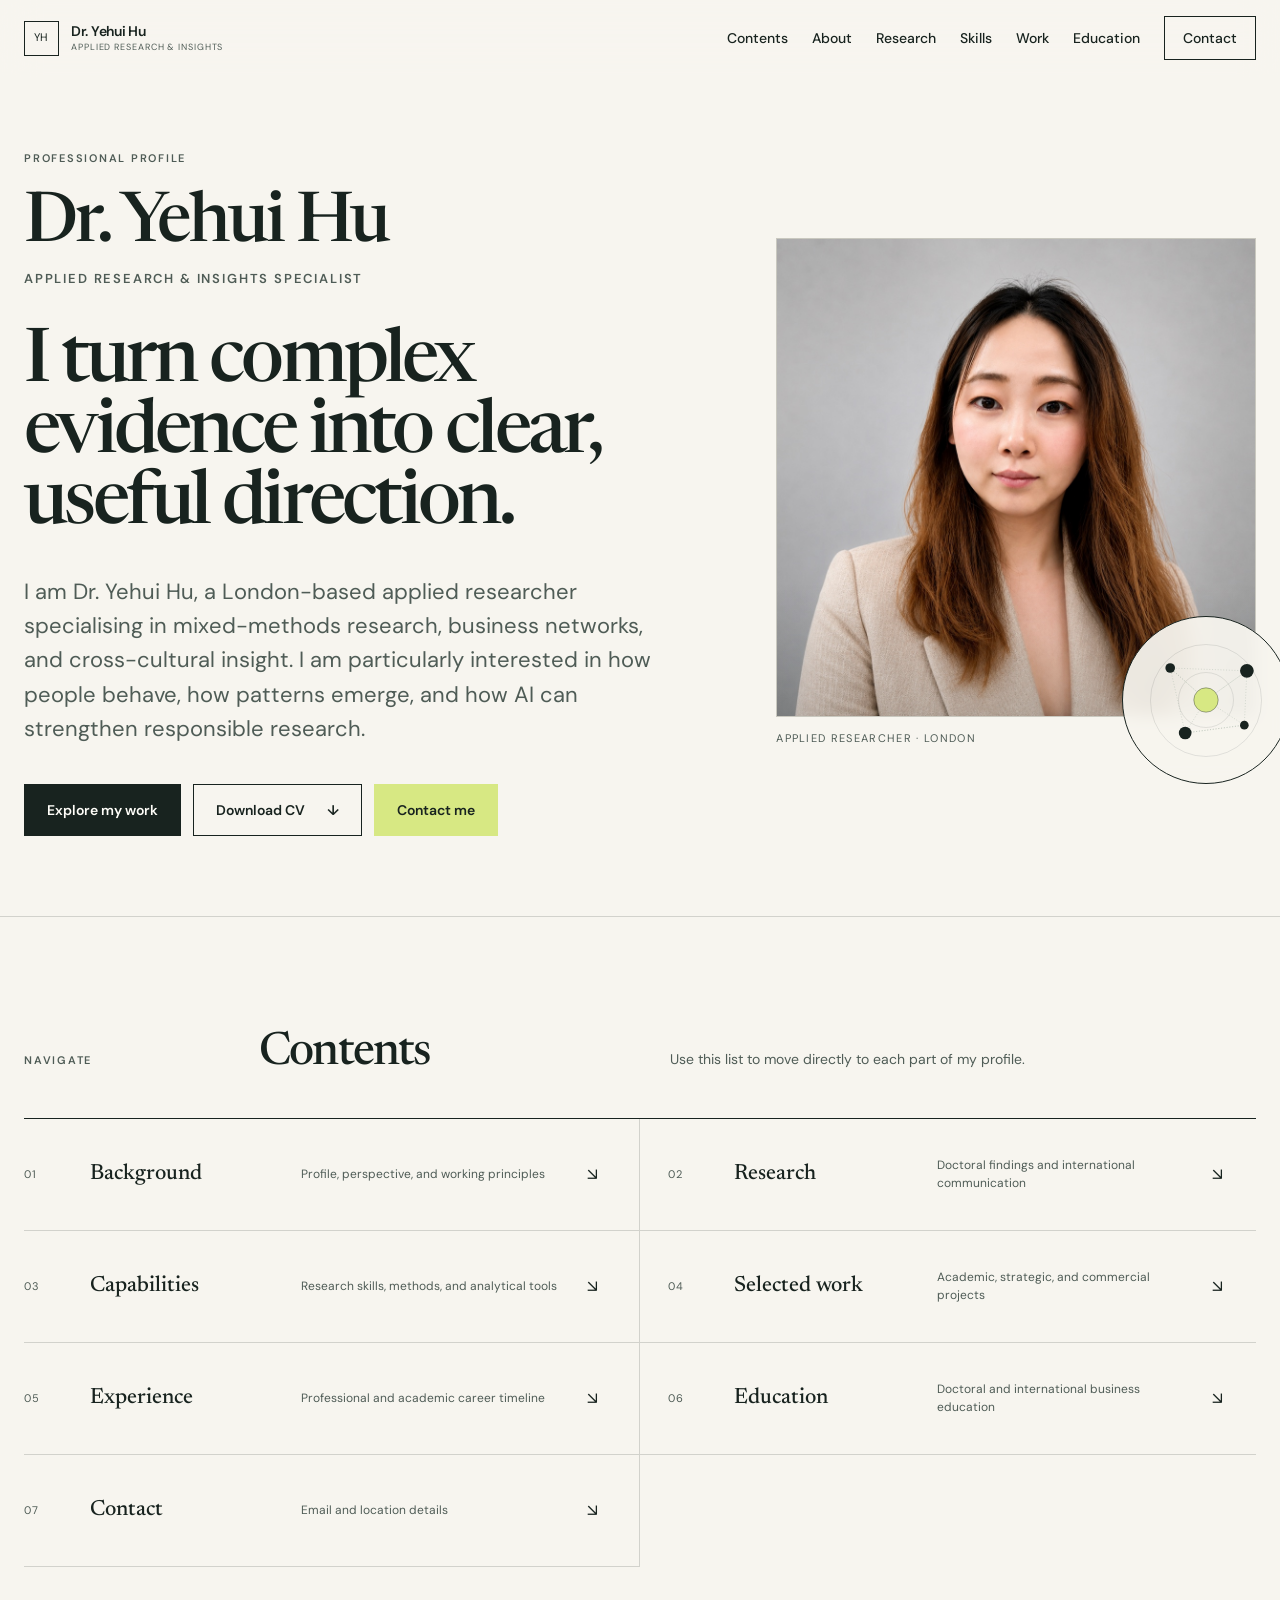
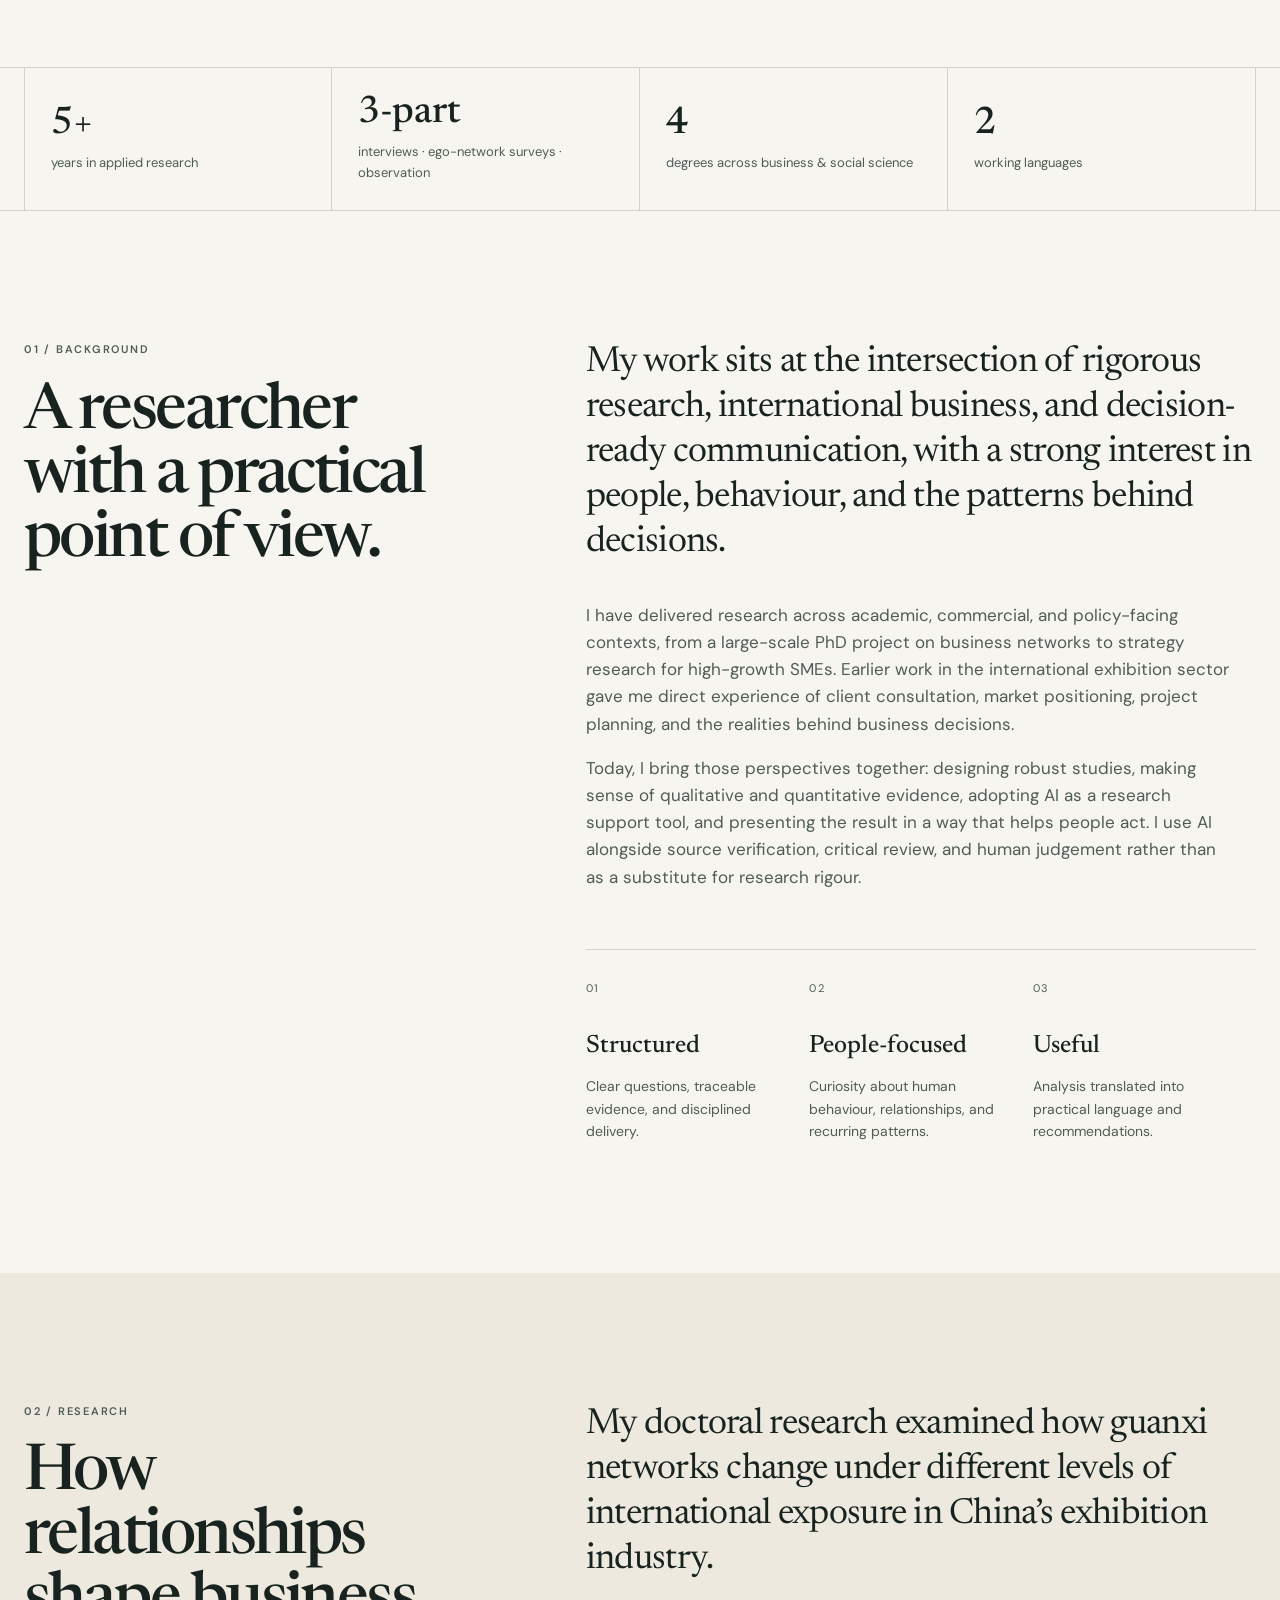
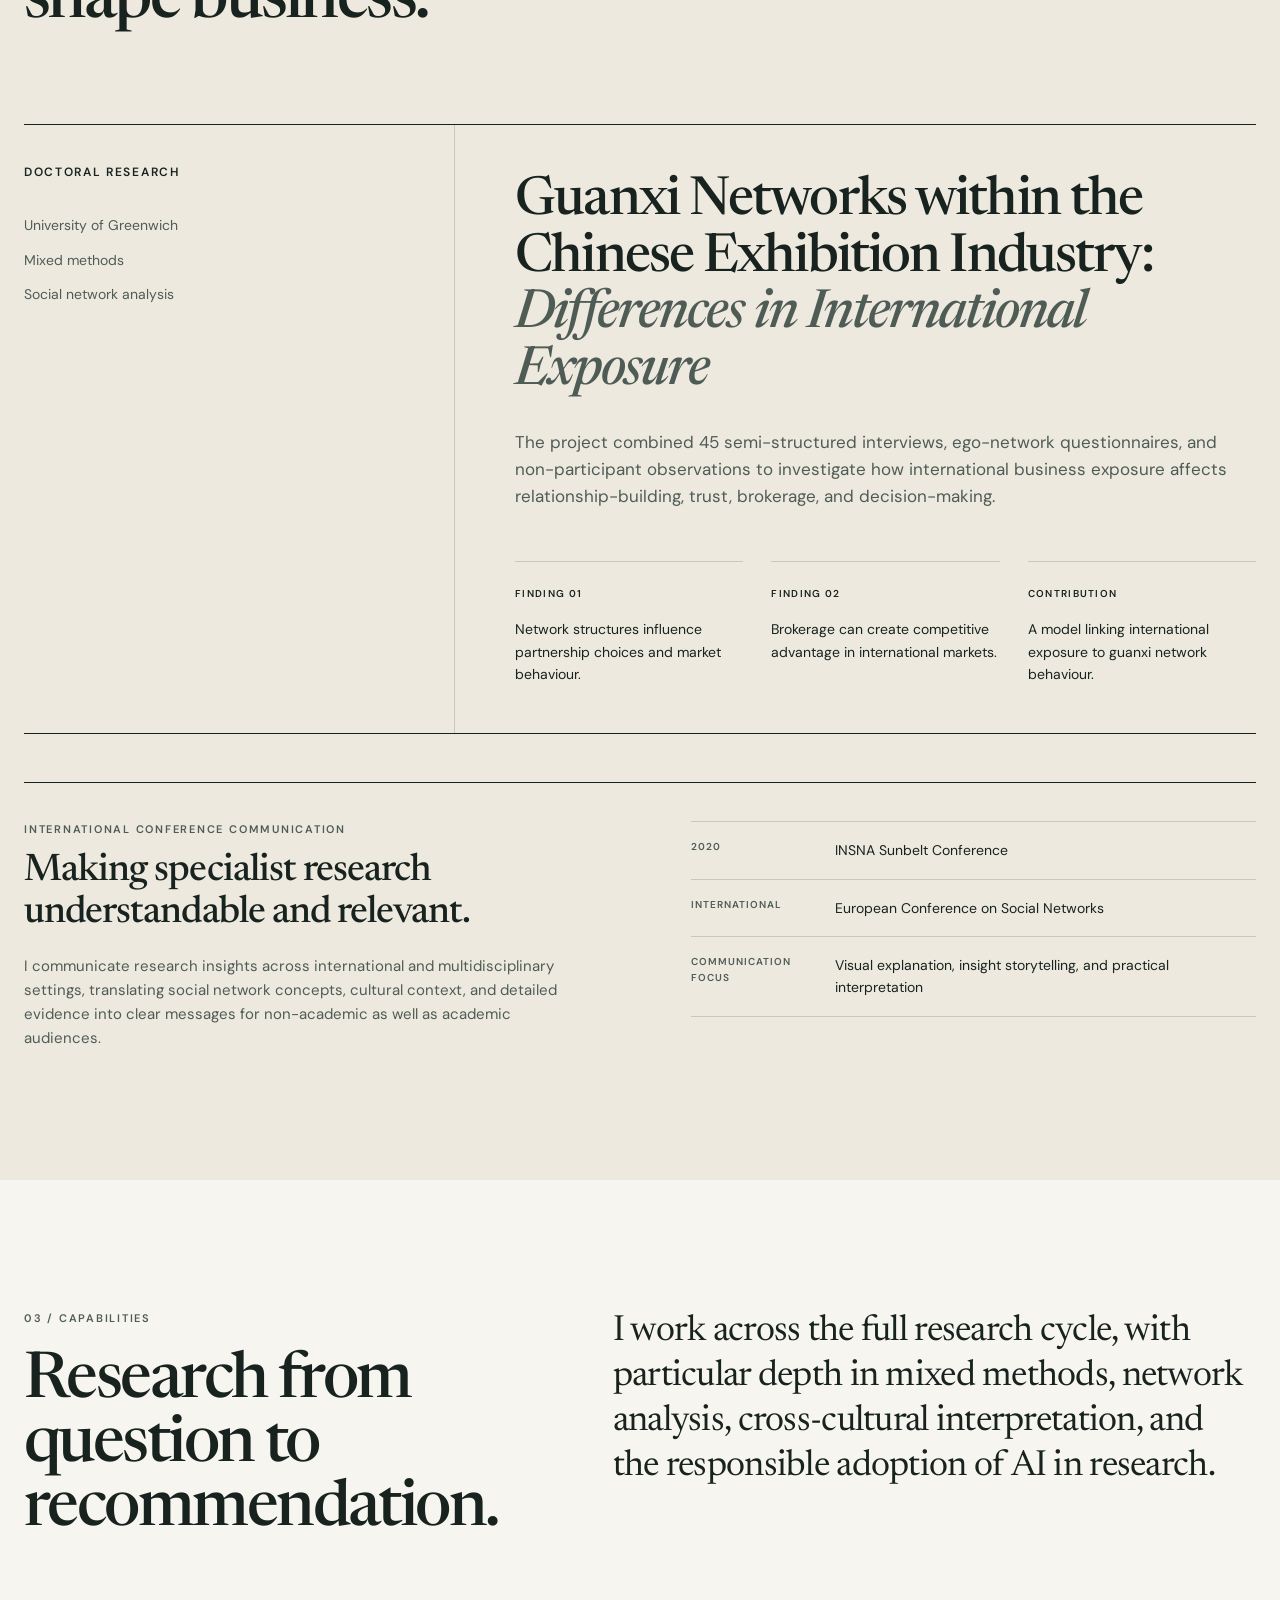
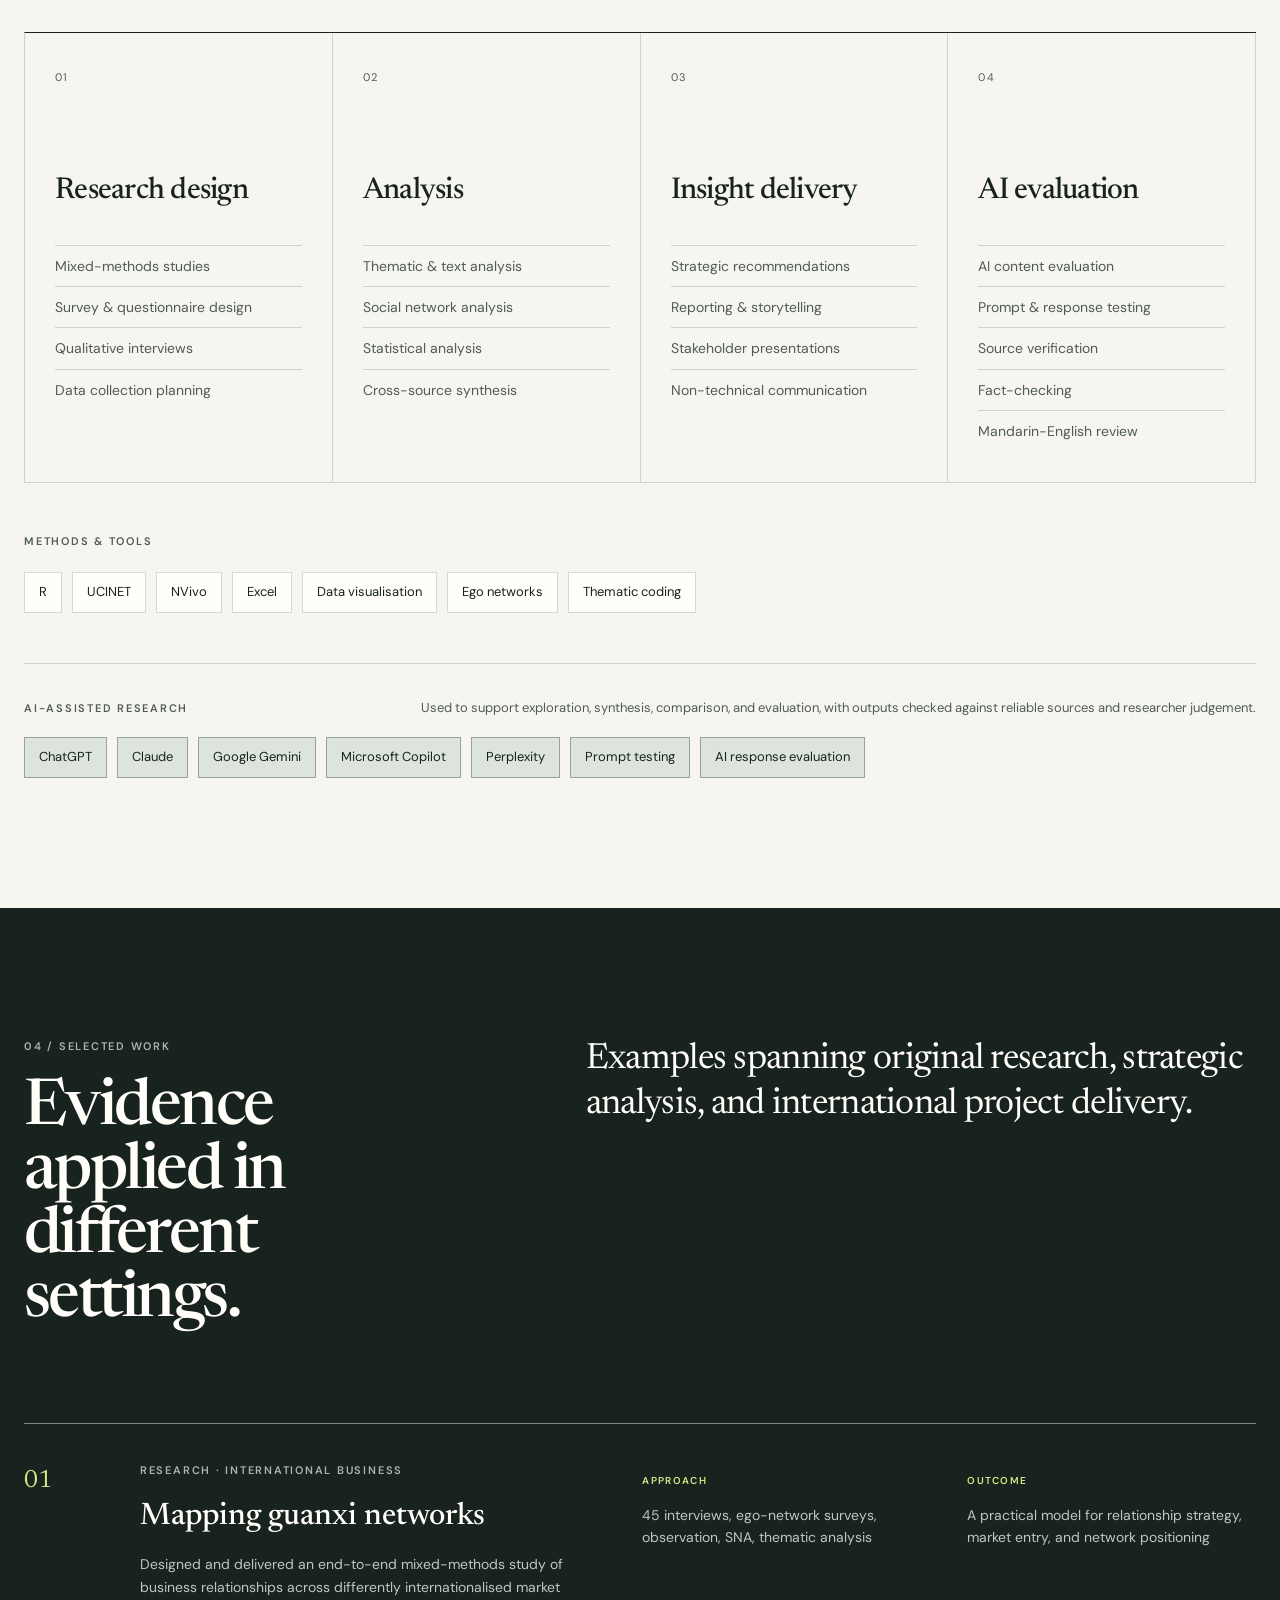
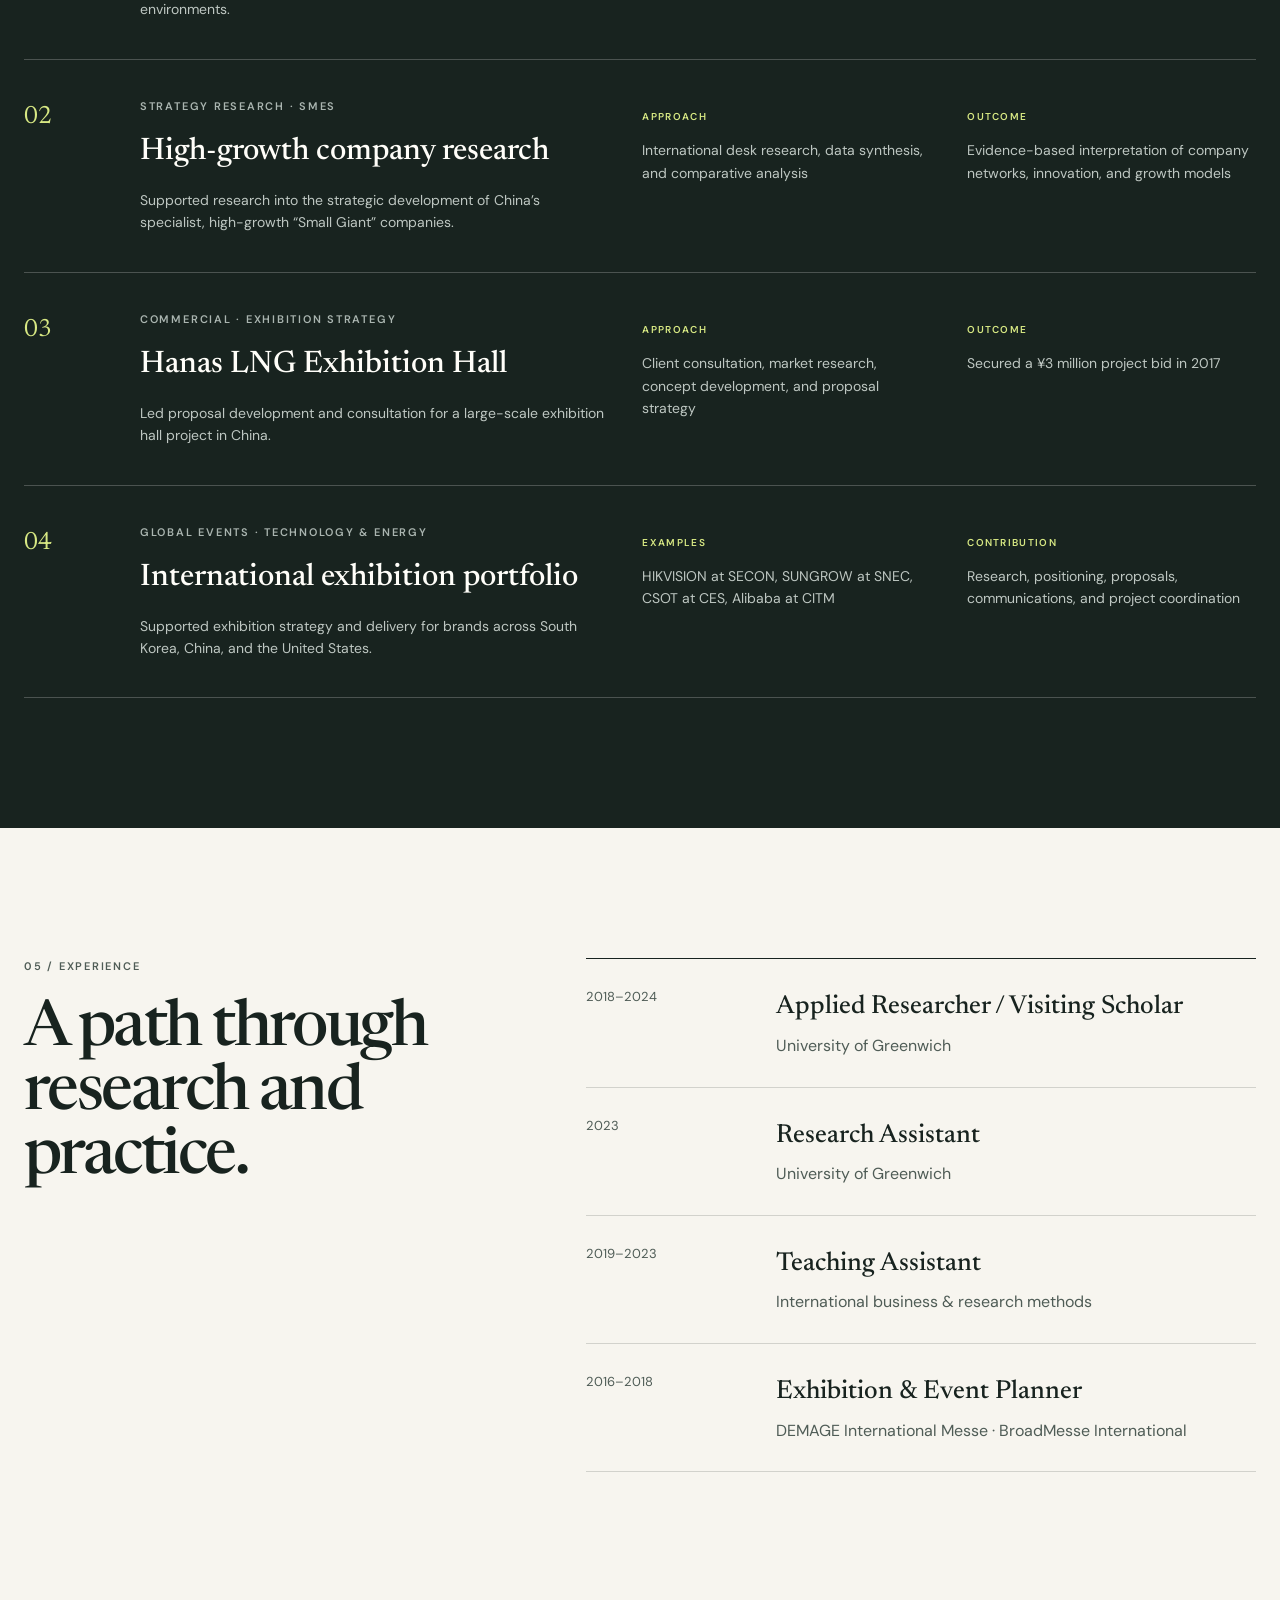
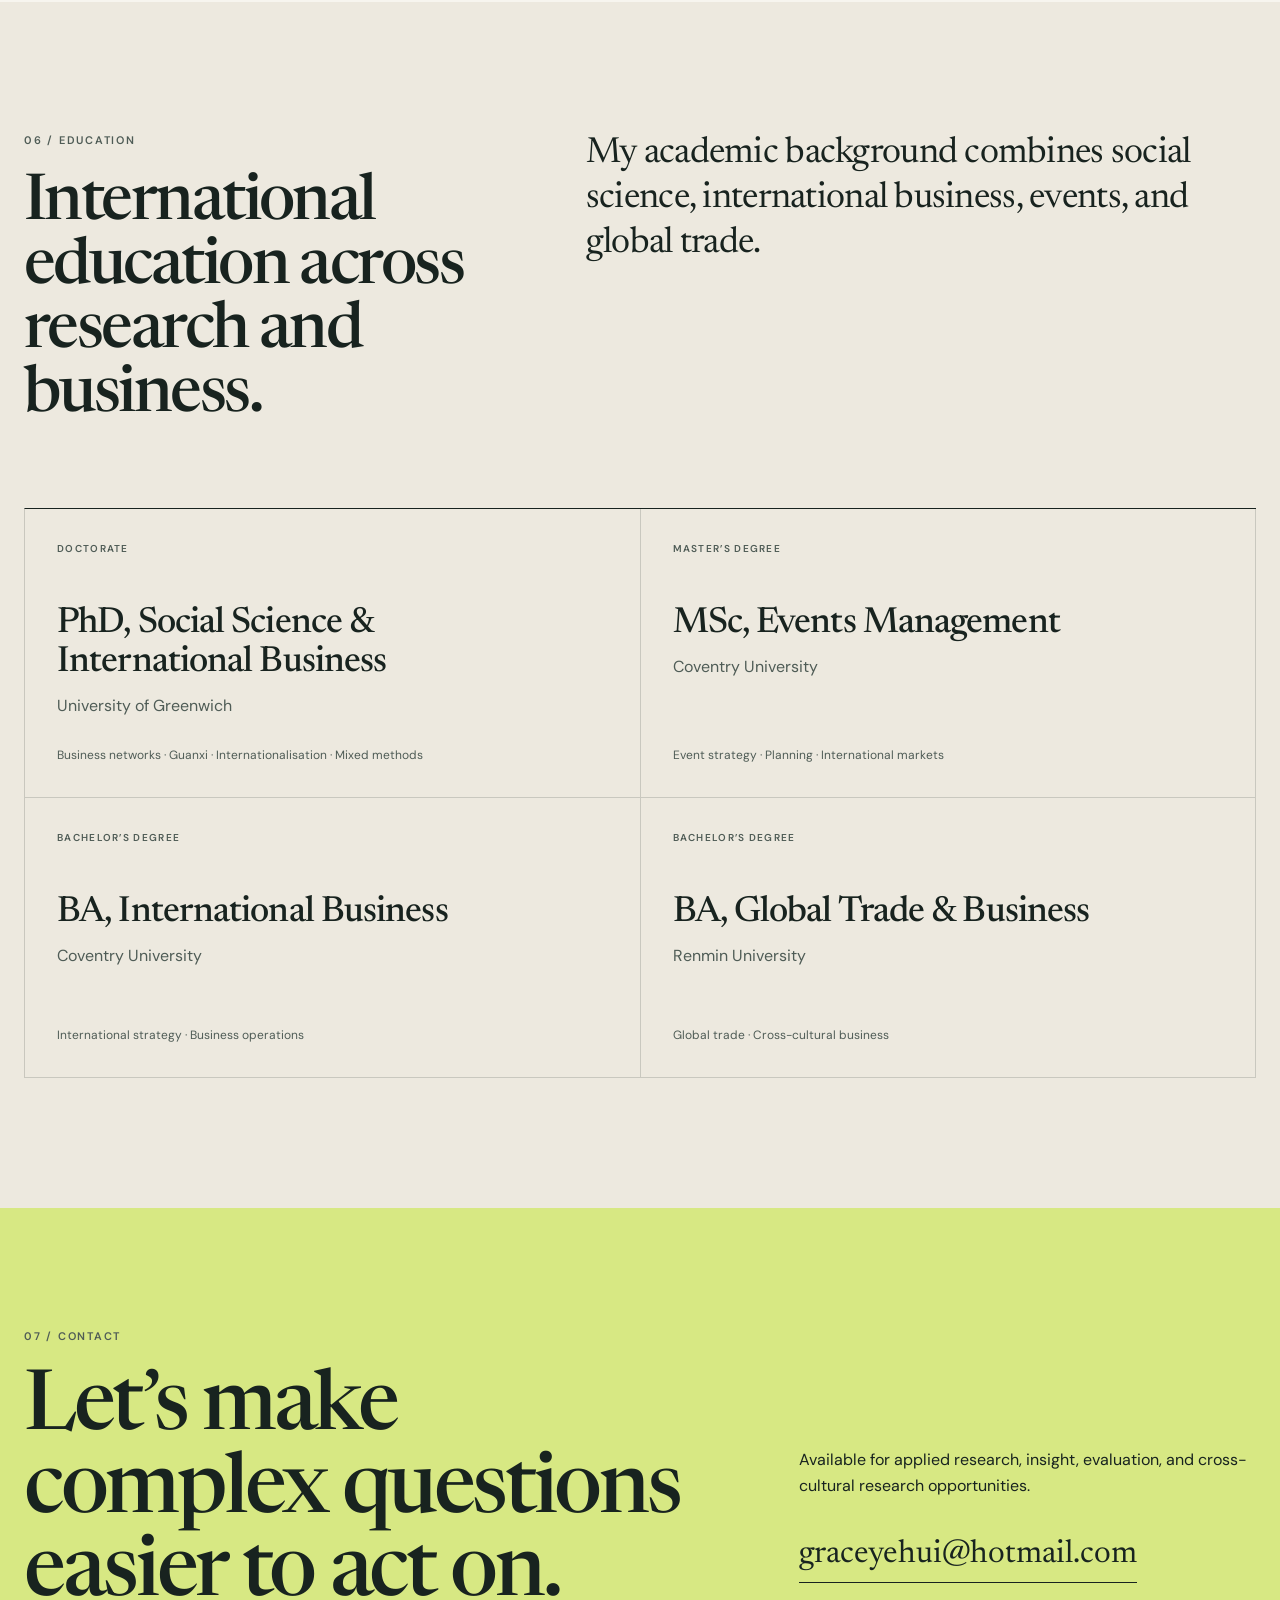
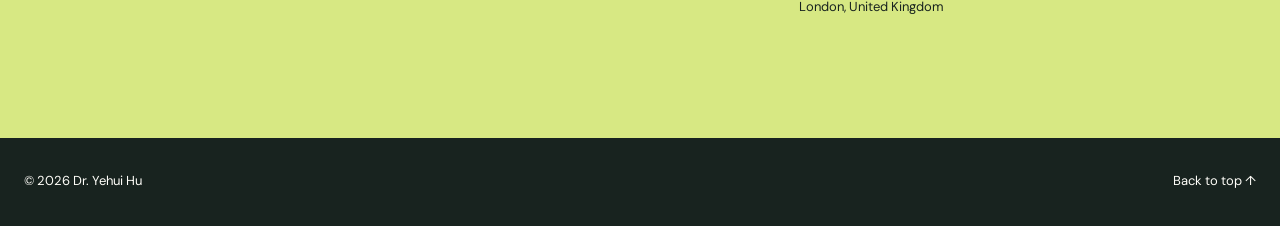
<file: index.html>
<!doctype html>
<html lang="en">
  <head>
    <meta charset="UTF-8" />
    <meta name="viewport" content="width=device-width, initial-scale=1.0" />
    <meta
      name="description"
      content="Dr. Yehui Hu is an applied research and insights specialist working across mixed-methods research, social network analysis, and international business."
    />
    <link rel="canonical" href="https://gracehuyehui-sys.github.io/yehui-hu-profile/" />
    <title>Dr. Yehui Hu | Applied Research & Insights</title>
    <link rel="preconnect" href="https://fonts.googleapis.com" />
    <link rel="preconnect" href="https://fonts.gstatic.com" crossorigin />
    <link
      href="https://fonts.googleapis.com/css2?family=DM+Sans:wght@400;500;600&family=Newsreader:opsz,wght@6..72,500;6..72,600&display=swap"
      rel="stylesheet"
    />
    <link rel="stylesheet" href="styles.css" />
    <script src="script.js" defer></script>
  </head>
  <body>
    <a class="skip-link" href="#main-content">Skip to content</a>

    <header class="site-header" id="top">
      <div class="shell header-inner">
        <a class="identity" href="#top" aria-label="Yehui Hu, home">
          <span class="identity-mark">YH</span>
          <span class="identity-text">
            <span class="identity-name">Dr. Yehui Hu</span>
            <span class="identity-role">Applied Research & Insights</span>
          </span>
        </a>

        <button class="menu-toggle" type="button" aria-expanded="false" aria-controls="site-nav">
          <span class="sr-only">Toggle navigation</span>
          <span></span>
          <span></span>
        </button>

        <nav class="site-nav" id="site-nav" aria-label="Primary navigation">
          <a href="#contents">Contents</a>
          <a href="#about">About</a>
          <a href="#research">Research</a>
          <a href="#skills">Skills</a>
          <a href="#work">Work</a>
          <a href="#education">Education</a>
          <a class="nav-contact" href="#contact">Contact</a>
        </nav>
      </div>
    </header>

    <main id="main-content">
      <section class="hero">
        <div class="shell hero-grid">
          <div class="hero-copy">
            <p class="eyebrow">Professional Profile</p>
            <h1>Dr. Yehui Hu</h1>
            <p class="hero-title">Applied Research & Insights Specialist</p>
            <h2>I turn complex evidence into clear, useful direction.</h2>
            <p class="hero-intro">
              I am Dr. Yehui Hu, a London-based applied researcher specialising in mixed-methods
              research, business networks, and cross-cultural insight. I am particularly interested
              in how people behave, how patterns emerge, and how AI can strengthen responsible
              research.
            </p>
            <div class="hero-actions">
              <a class="button button-primary" href="#work">Explore my work</a>
              <a class="button button-secondary" href="assets/Yehui-Hu-CV-2026.pdf" download>
                Download CV
                <span aria-hidden="true">↓</span>
              </a>
              <a class="button button-contact" href="#contact">Contact me</a>
            </div>
          </div>

          <figure class="hero-visual">
            <div class="portrait-frame">
              <img
                src="assets/yehui-hu-profile.jpg"
                alt="Professional portrait of Dr. Yehui Hu"
                width="1000"
                height="1000"
              />
              <span class="portrait-index" aria-hidden="true">YH / 01</span>
            </div>
            <div class="portrait-network" aria-hidden="true">
              <svg viewBox="0 0 520 520" role="img">
                <g class="network-lines">
                  <path d="M260 260 L119 134 L178 390 L411 359 L421 145 Z" />
                  <path d="M260 260 L421 145" />
                  <path d="M260 260 L411 359" />
                  <path d="M260 260 L178 390" />
                  <path d="M260 260 L119 134" />
                  <path d="M119 134 L421 145" />
                  <path d="M178 390 L411 359" />
                </g>
                <g class="network-nodes">
                  <circle class="node node-main" cx="260" cy="260" r="48" />
                  <circle cx="119" cy="134" r="19" />
                  <circle cx="421" cy="145" r="27" />
                  <circle cx="411" cy="359" r="17" />
                  <circle cx="178" cy="390" r="25" />
                </g>
              </svg>
            </div>
            <figcaption>Applied researcher · London</figcaption>
          </figure>
        </div>
      </section>

      <section class="contents-section" id="contents" aria-labelledby="contents-title">
        <div class="shell">
          <div class="contents-header">
            <p class="section-number">Navigate</p>
            <h2 id="contents-title">Contents</h2>
            <p>Use this list to move directly to each part of my profile.</p>
          </div>
          <nav class="contents-list" aria-label="Page contents">
            <a href="#about">
              <span>01</span>
              <strong>Background</strong>
              <small>Profile, perspective, and working principles</small>
              <b aria-hidden="true">↘</b>
            </a>
            <a href="#research">
              <span>02</span>
              <strong>Research</strong>
              <small>Doctoral findings and international communication</small>
              <b aria-hidden="true">↘</b>
            </a>
            <a href="#skills">
              <span>03</span>
              <strong>Capabilities</strong>
              <small>Research skills, methods, and analytical tools</small>
              <b aria-hidden="true">↘</b>
            </a>
            <a href="#work">
              <span>04</span>
              <strong>Selected work</strong>
              <small>Academic, strategic, and commercial projects</small>
              <b aria-hidden="true">↘</b>
            </a>
            <a href="#experience">
              <span>05</span>
              <strong>Experience</strong>
              <small>Professional and academic career timeline</small>
              <b aria-hidden="true">↘</b>
            </a>
            <a href="#education">
              <span>06</span>
              <strong>Education</strong>
              <small>Doctoral and international business education</small>
              <b aria-hidden="true">↘</b>
            </a>
            <a href="#contact">
              <span>07</span>
              <strong>Contact</strong>
              <small>Email and location details</small>
              <b aria-hidden="true">↘</b>
            </a>
          </nav>
        </div>
      </section>

      <section class="signal-bar" aria-label="Professional highlights">
        <div class="shell signal-grid">
          <div>
            <strong>5+</strong>
            <span>years in applied research</span>
          </div>
          <div>
            <strong>3-part</strong>
            <span>interviews · ego-network surveys · observation</span>
          </div>
          <div>
            <strong>4</strong>
            <span>degrees across business & social science</span>
          </div>
          <div>
            <strong>2</strong>
            <span>working languages</span>
          </div>
        </div>
      </section>

      <section class="section" id="about">
        <div class="shell section-grid">
          <div class="section-heading reveal">
            <p class="section-number">01 / Background</p>
            <h2>A researcher with a practical point of view.</h2>
          </div>
          <div class="section-content about-copy reveal">
            <p class="lead">
              My work sits at the intersection of rigorous research, international business, and
              decision-ready communication, with a strong interest in people, behaviour, and the
              patterns behind decisions.
            </p>
            <p>
              I have delivered research across academic, commercial, and policy-facing contexts,
              from a large-scale PhD project on business networks to strategy research for
              high-growth SMEs. Earlier work in the international exhibition sector gave me direct
              experience of client consultation, market positioning, project planning, and the
              realities behind business decisions.
            </p>
            <p>
              Today, I bring those perspectives together: designing robust studies, making sense of
              qualitative and quantitative evidence, adopting AI as a research support tool, and
              presenting the result in a way that helps people act. I use AI alongside source
              verification, critical review, and human judgement rather than as a substitute for
              research rigour.
            </p>
            <div class="principles" aria-label="Working principles">
              <div>
                <span>01</span>
                <h3>Structured</h3>
                <p>Clear questions, traceable evidence, and disciplined delivery.</p>
              </div>
              <div>
                <span>02</span>
                <h3>People-focused</h3>
                <p>Curiosity about human behaviour, relationships, and recurring patterns.</p>
              </div>
              <div>
                <span>03</span>
                <h3>Useful</h3>
                <p>Analysis translated into practical language and recommendations.</p>
              </div>
            </div>
          </div>
        </div>
      </section>

      <section class="section section-tinted" id="research">
        <div class="shell">
          <div class="section-grid">
            <div class="section-heading reveal">
              <p class="section-number">02 / Research</p>
              <h2>How relationships shape business.</h2>
            </div>
            <div class="section-content reveal">
              <p class="lead">
                My doctoral research examined how guanxi networks change under different levels of
                international exposure in China’s exhibition industry.
              </p>
            </div>
          </div>

          <article class="research-feature reveal">
            <div class="research-meta">
              <p>Doctoral research</p>
              <span>University of Greenwich</span>
              <span>Mixed methods</span>
              <span>Social network analysis</span>
            </div>
            <div class="research-body">
              <h3>
                Guanxi Networks within the Chinese Exhibition Industry:
                <em>Differences in International Exposure</em>
              </h3>
              <p>
                The project combined 45 semi-structured interviews, ego-network questionnaires,
                and non-participant observations to investigate how international business
                exposure affects relationship-building, trust, brokerage, and decision-making.
              </p>
              <div class="research-findings">
                <div>
                  <span>Finding 01</span>
                  <p>Network structures influence partnership choices and market behaviour.</p>
                </div>
                <div>
                  <span>Finding 02</span>
                  <p>Brokerage can create competitive advantage in international markets.</p>
                </div>
                <div>
                  <span>Contribution</span>
                  <p>A model linking international exposure to guanxi network behaviour.</p>
                </div>
              </div>
            </div>
          </article>

          <div class="conference-communication reveal">
            <div class="conference-intro">
              <p class="micro-label">International conference communication</p>
              <h3>Making specialist research understandable and relevant.</h3>
              <p>
                I communicate research insights across international and multidisciplinary
                settings, translating social network concepts, cultural context, and detailed
                evidence into clear messages for non-academic as well as academic audiences.
              </p>
            </div>
            <div class="conference-list" aria-label="International conference experience">
              <div>
                <span>2020</span>
                <p>INSNA Sunbelt Conference</p>
              </div>
              <div>
                <span>International</span>
                <p>European Conference on Social Networks</p>
              </div>
              <div>
                <span>Communication focus</span>
                <p>Visual explanation, insight storytelling, and practical interpretation</p>
              </div>
            </div>
          </div>
        </div>
      </section>

      <section class="section" id="skills">
        <div class="shell">
          <div class="section-grid">
            <div class="section-heading reveal">
              <p class="section-number">03 / Capabilities</p>
              <h2>Research from question to recommendation.</h2>
            </div>
            <div class="section-content reveal">
              <p class="lead">
                I work across the full research cycle, with particular depth in mixed methods,
                network analysis, cross-cultural interpretation, and the responsible adoption of AI
                in research.
              </p>
            </div>
          </div>

          <div class="capability-grid">
            <article class="capability-card reveal">
              <span class="card-number">01</span>
              <h3>Research design</h3>
              <ul>
                <li>Mixed-methods studies</li>
                <li>Survey & questionnaire design</li>
                <li>Qualitative interviews</li>
                <li>Data collection planning</li>
              </ul>
            </article>
            <article class="capability-card reveal">
              <span class="card-number">02</span>
              <h3>Analysis</h3>
              <ul>
                <li>Thematic & text analysis</li>
                <li>Social network analysis</li>
                <li>Statistical analysis</li>
                <li>Cross-source synthesis</li>
              </ul>
            </article>
            <article class="capability-card reveal">
              <span class="card-number">03</span>
              <h3>Insight delivery</h3>
              <ul>
                <li>Strategic recommendations</li>
                <li>Reporting & storytelling</li>
                <li>Stakeholder presentations</li>
                <li>Non-technical communication</li>
              </ul>
            </article>
            <article class="capability-card reveal">
              <span class="card-number">04</span>
              <h3>AI evaluation</h3>
              <ul>
                <li>AI content evaluation</li>
                <li>Prompt & response testing</li>
                <li>Source verification</li>
                <li>Fact-checking</li>
                <li>Mandarin-English review</li>
              </ul>
            </article>
          </div>

          <div class="toolkit reveal">
            <p class="micro-label">Methods & tools</p>
            <div class="tool-list">
              <span>R</span>
              <span>UCINET</span>
              <span>NVivo</span>
              <span>Excel</span>
              <span>Data visualisation</span>
              <span>Ego networks</span>
              <span>Thematic coding</span>
            </div>
          </div>

          <div class="toolkit ai-toolkit reveal">
            <div class="toolkit-heading">
              <p class="micro-label">AI-assisted research</p>
              <p>
                Used to support exploration, synthesis, comparison, and evaluation, with outputs
                checked against reliable sources and researcher judgement.
              </p>
            </div>
            <div class="tool-list ai-tool-list">
              <span>ChatGPT</span>
              <span>Claude</span>
              <span>Google Gemini</span>
              <span>Microsoft Copilot</span>
              <span>Perplexity</span>
              <span>Prompt testing</span>
              <span>AI response evaluation</span>
            </div>
          </div>
        </div>
      </section>

      <section class="section section-dark" id="work">
        <div class="shell">
          <div class="section-grid">
            <div class="section-heading reveal">
              <p class="section-number">04 / Selected work</p>
              <h2>Evidence applied in different settings.</h2>
            </div>
            <div class="section-content reveal">
              <p class="lead">
                Examples spanning original research, strategic analysis, and international project
                delivery.
              </p>
            </div>
          </div>

          <div class="project-list">
            <article class="project reveal">
              <div class="project-index">01</div>
              <div class="project-summary">
                <p class="micro-label">Research · International business</p>
                <h3>Mapping guanxi networks</h3>
                <p>
                  Designed and delivered an end-to-end mixed-methods study of business
                  relationships across differently internationalised market environments.
                </p>
              </div>
              <div class="project-detail">
                <span>Approach</span>
                <p>45 interviews, ego-network surveys, observation, SNA, thematic analysis</p>
              </div>
              <div class="project-detail">
                <span>Outcome</span>
                <p>A practical model for relationship strategy, market entry, and network positioning</p>
              </div>
            </article>

            <article class="project reveal">
              <div class="project-index">02</div>
              <div class="project-summary">
                <p class="micro-label">Strategy research · SMEs</p>
                <h3>High-growth company research</h3>
                <p>
                  Supported research into the strategic development of China’s specialist,
                  high-growth “Small Giant” companies.
                </p>
              </div>
              <div class="project-detail">
                <span>Approach</span>
                <p>International desk research, data synthesis, and comparative analysis</p>
              </div>
              <div class="project-detail">
                <span>Outcome</span>
                <p>Evidence-based interpretation of company networks, innovation, and growth models</p>
              </div>
            </article>

            <article class="project reveal">
              <div class="project-index">03</div>
              <div class="project-summary">
                <p class="micro-label">Commercial · Exhibition strategy</p>
                <h3>Hanas LNG Exhibition Hall</h3>
                <p>
                  Led proposal development and consultation for a large-scale exhibition hall
                  project in China.
                </p>
              </div>
              <div class="project-detail">
                <span>Approach</span>
                <p>Client consultation, market research, concept development, and proposal strategy</p>
              </div>
              <div class="project-detail">
                <span>Outcome</span>
                <p>Secured a ¥3 million project bid in 2017</p>
              </div>
            </article>

            <article class="project reveal">
              <div class="project-index">04</div>
              <div class="project-summary">
                <p class="micro-label">Global events · Technology & energy</p>
                <h3>International exhibition portfolio</h3>
                <p>
                  Supported exhibition strategy and delivery for brands across South Korea, China,
                  and the United States.
                </p>
              </div>
              <div class="project-detail">
                <span>Examples</span>
                <p>HIKVISION at SECON, SUNGROW at SNEC, CSOT at CES, Alibaba at CITM</p>
              </div>
              <div class="project-detail">
                <span>Contribution</span>
                <p>Research, positioning, proposals, communications, and project coordination</p>
              </div>
            </article>
          </div>
        </div>
      </section>

      <section class="section experience-section" id="experience">
        <div class="shell section-grid">
          <div class="section-heading reveal">
            <p class="section-number">05 / Experience</p>
            <h2>A path through research and practice.</h2>
          </div>
          <div class="timeline reveal">
            <article>
              <div class="timeline-date">2018–2024</div>
              <div>
                <h3>Applied Researcher / Visiting Scholar</h3>
                <p>University of Greenwich</p>
              </div>
            </article>
            <article>
              <div class="timeline-date">2023</div>
              <div>
                <h3>Research Assistant</h3>
                <p>University of Greenwich</p>
              </div>
            </article>
            <article>
              <div class="timeline-date">2019–2023</div>
              <div>
                <h3>Teaching Assistant</h3>
                <p>International business & research methods</p>
              </div>
            </article>
            <article>
              <div class="timeline-date">2016–2018</div>
              <div>
                <h3>Exhibition & Event Planner</h3>
                <p>DEMAGE International Messe · BroadMesse International</p>
              </div>
            </article>
          </div>
        </div>
      </section>

      <section class="section education-section" id="education">
        <div class="shell">
          <div class="section-grid">
            <div class="section-heading reveal">
              <p class="section-number">06 / Education</p>
              <h2>International education across research and business.</h2>
            </div>
            <div class="section-content reveal">
              <p class="lead">
                My academic background combines social science, international business, events,
                and global trade.
              </p>
            </div>
          </div>

          <div class="education-grid">
            <article class="education-card reveal">
              <span class="education-level">Doctorate</span>
              <h3>PhD, Social Science & International Business</h3>
              <p>University of Greenwich</p>
              <small>Business networks · Guanxi · Internationalisation · Mixed methods</small>
            </article>
            <article class="education-card reveal">
              <span class="education-level">Master’s degree</span>
              <h3>MSc, Events Management</h3>
              <p>Coventry University</p>
              <small>Event strategy · Planning · International markets</small>
            </article>
            <article class="education-card reveal">
              <span class="education-level">Bachelor’s degree</span>
              <h3>BA, International Business</h3>
              <p>Coventry University</p>
              <small>International strategy · Business operations</small>
            </article>
            <article class="education-card reveal">
              <span class="education-level">Bachelor’s degree</span>
              <h3>BA, Global Trade & Business</h3>
              <p>Renmin University</p>
              <small>Global trade · Cross-cultural business</small>
            </article>
          </div>
        </div>
      </section>

      <section class="contact-section" id="contact">
        <div class="shell contact-grid">
          <div class="contact-copy reveal">
            <p class="section-number">07 / Contact</p>
            <h2>Let’s make complex questions easier to act on.</h2>
          </div>
          <div class="contact-details reveal">
            <p>
              Available for applied research, insight, evaluation, and cross-cultural research
              opportunities.
            </p>
            <a href="mailto:graceyehui@hotmail.com">graceyehui@hotmail.com</a>
            <span>London, United Kingdom</span>
          </div>
        </div>
      </section>
    </main>

    <footer class="site-footer">
      <div class="shell footer-inner">
        <p>© <span id="year"></span> Dr. Yehui Hu</p>
        <a href="#top">Back to top ↑</a>
      </div>
    </footer>
  </body>
</html>
</file>
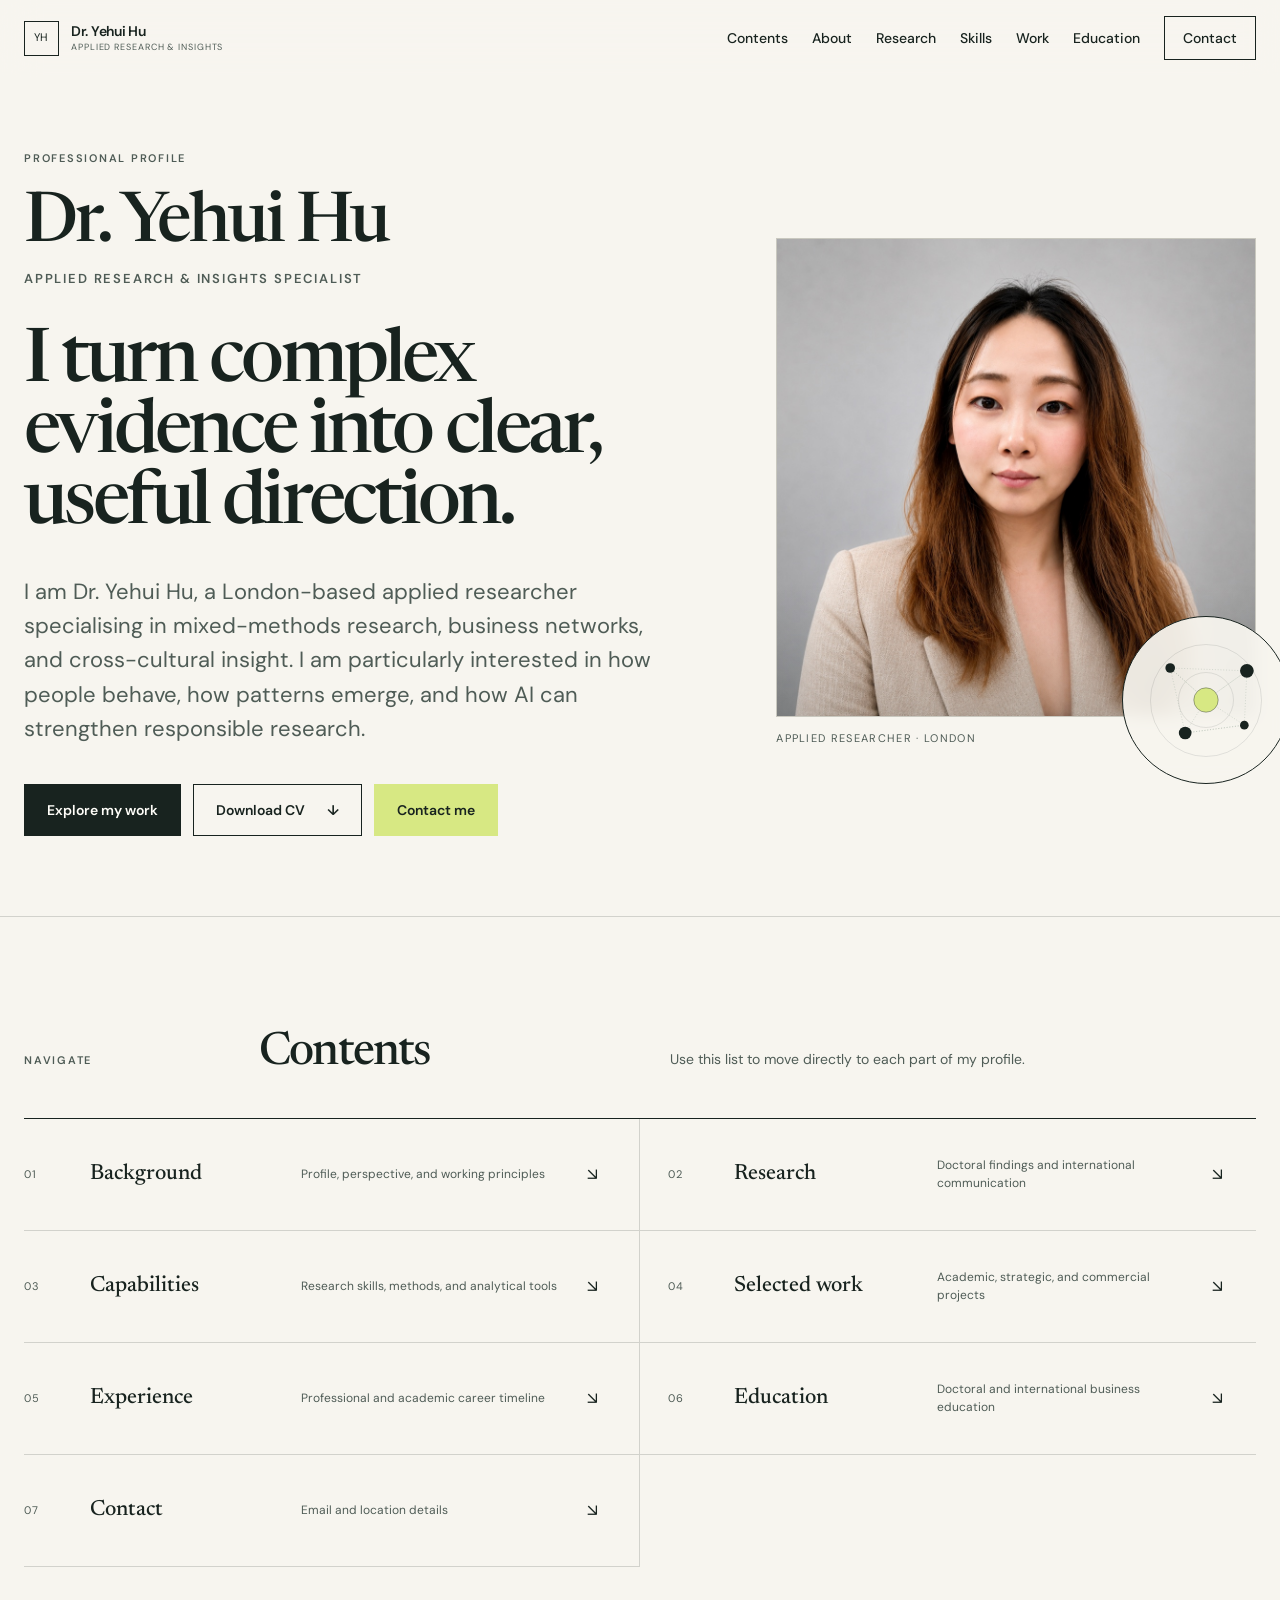
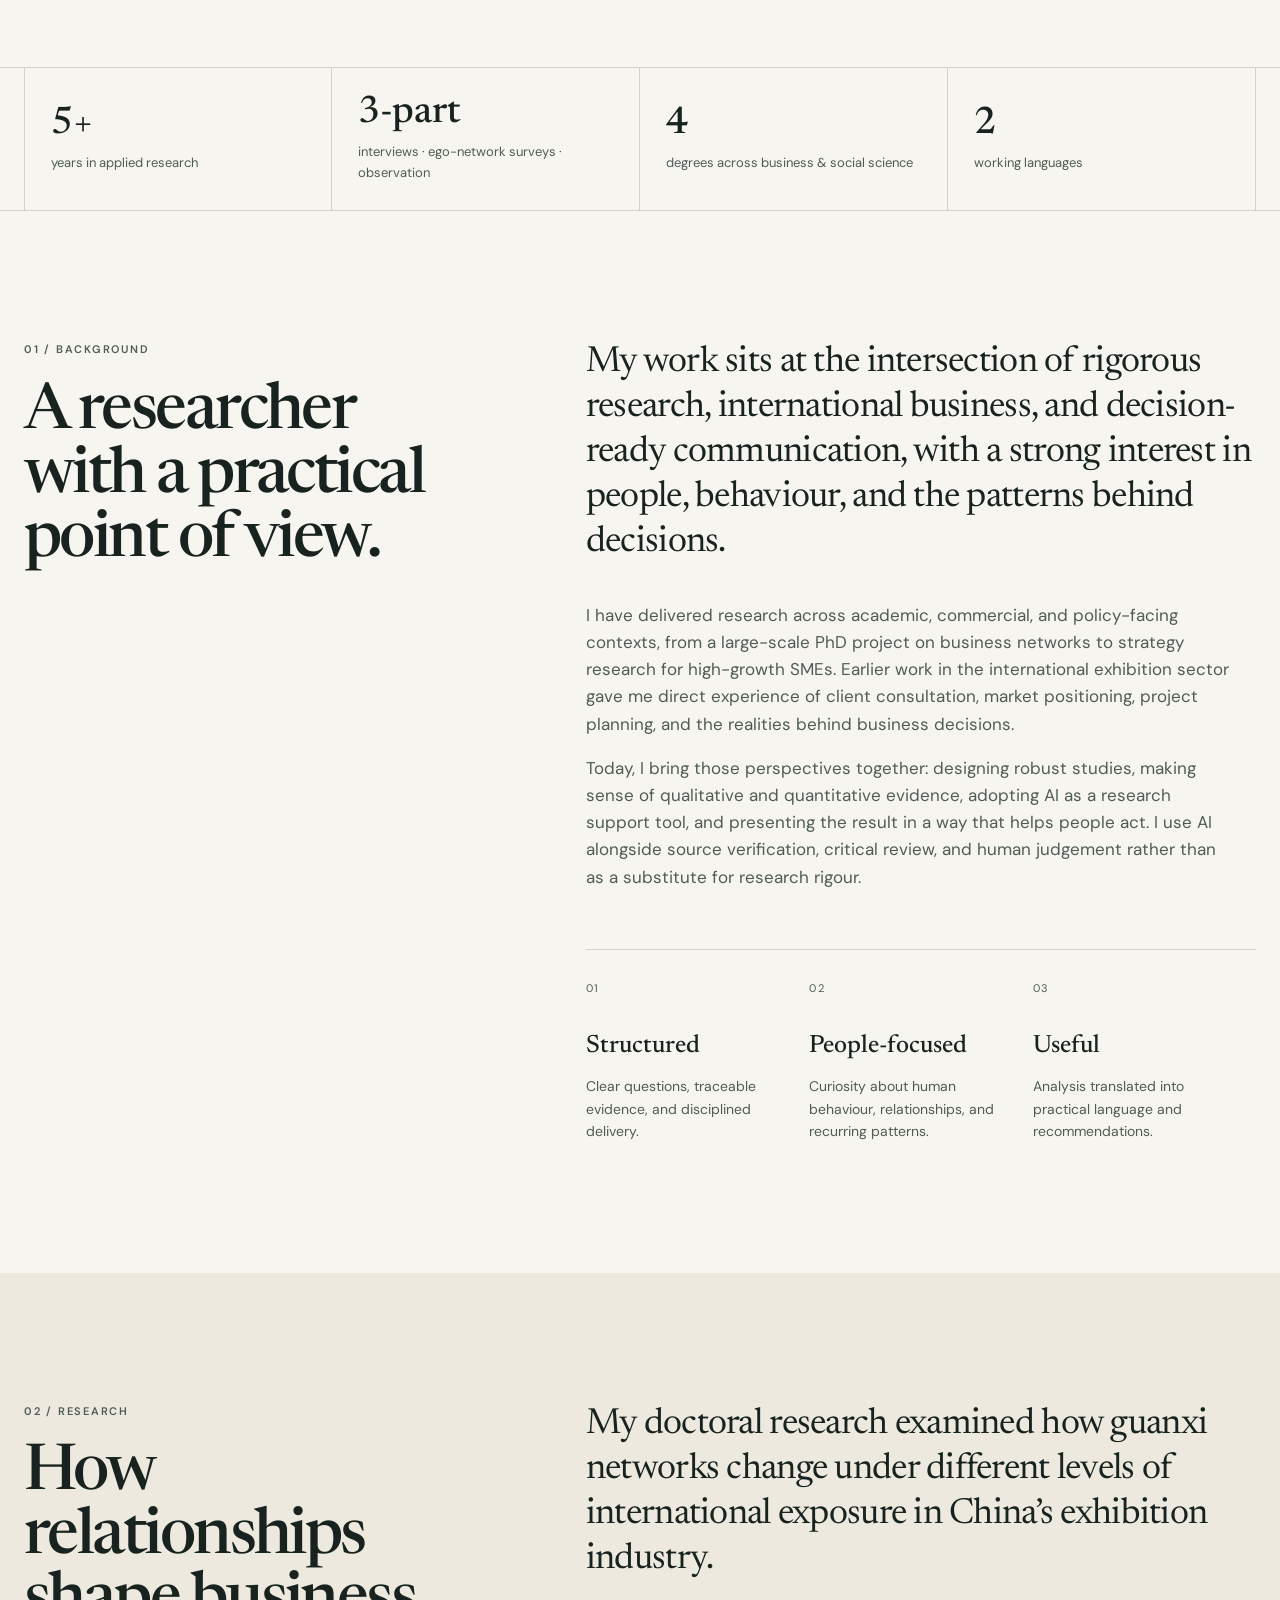
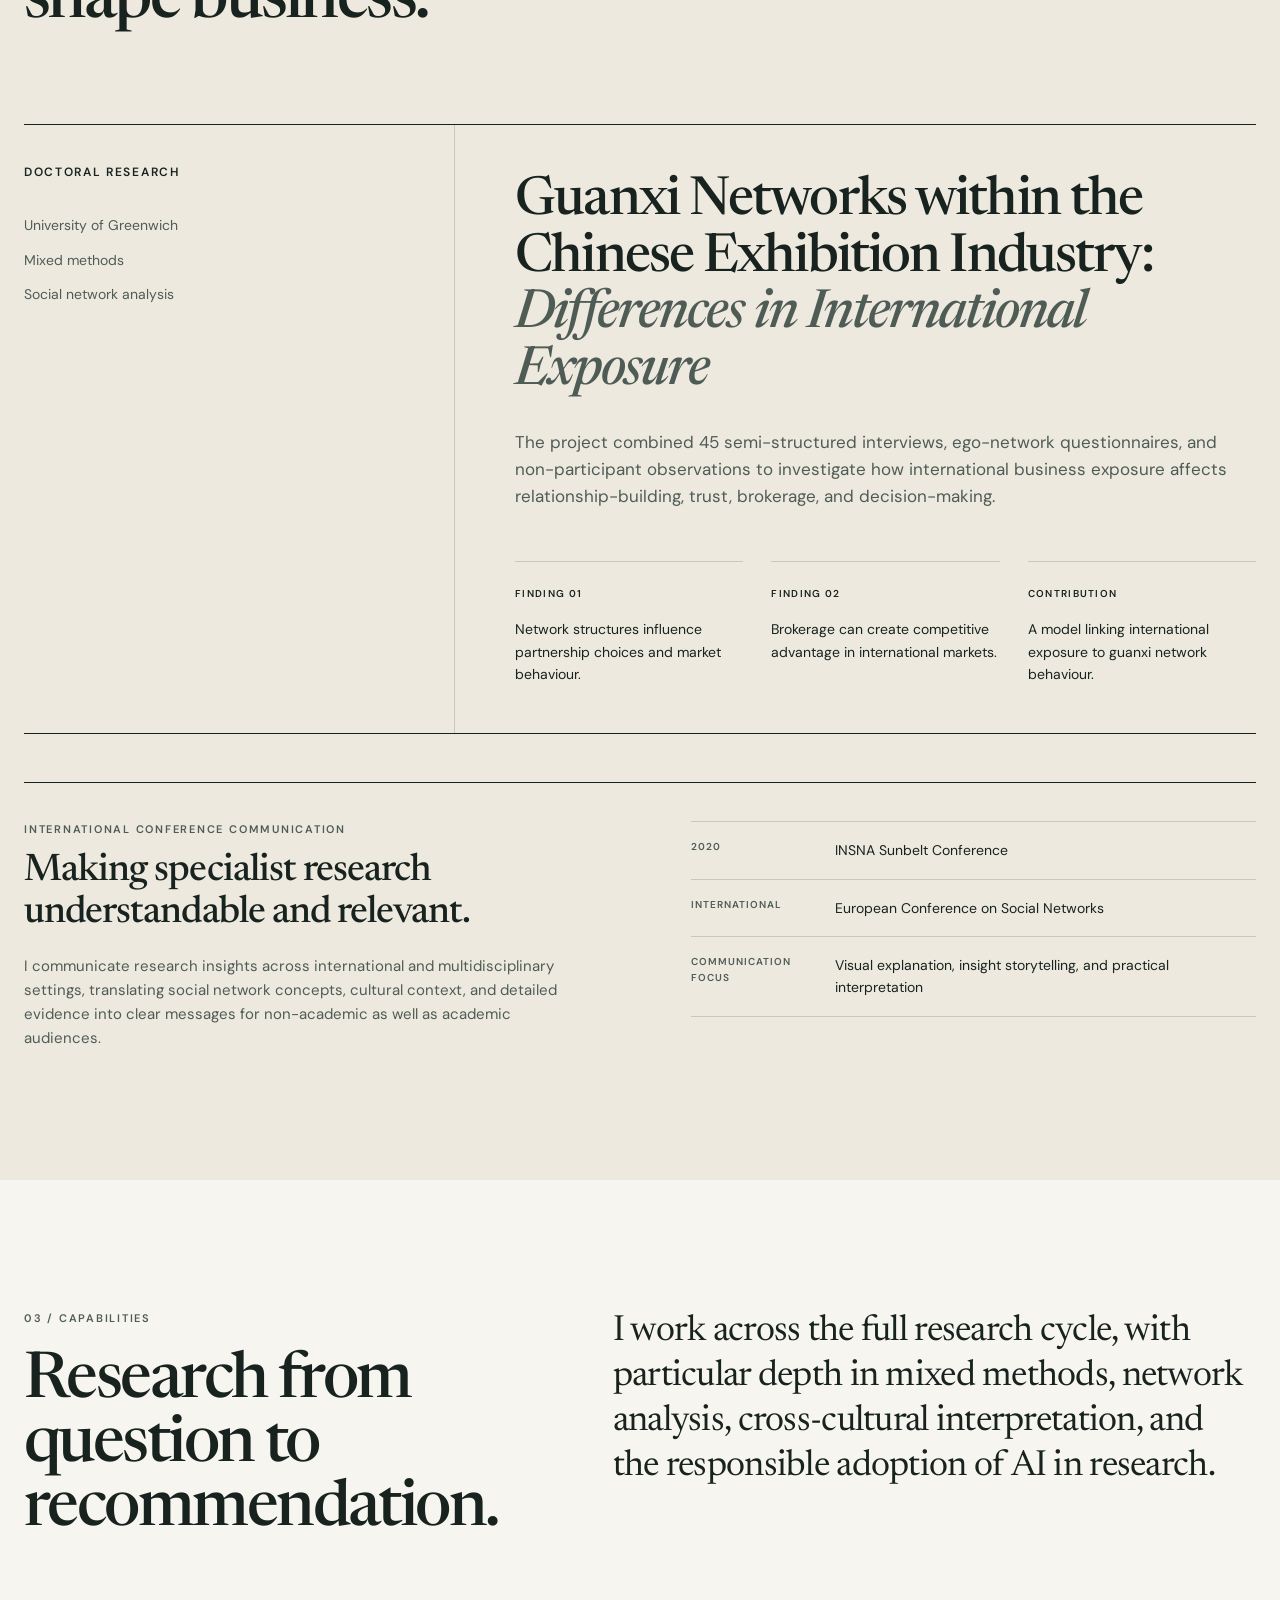
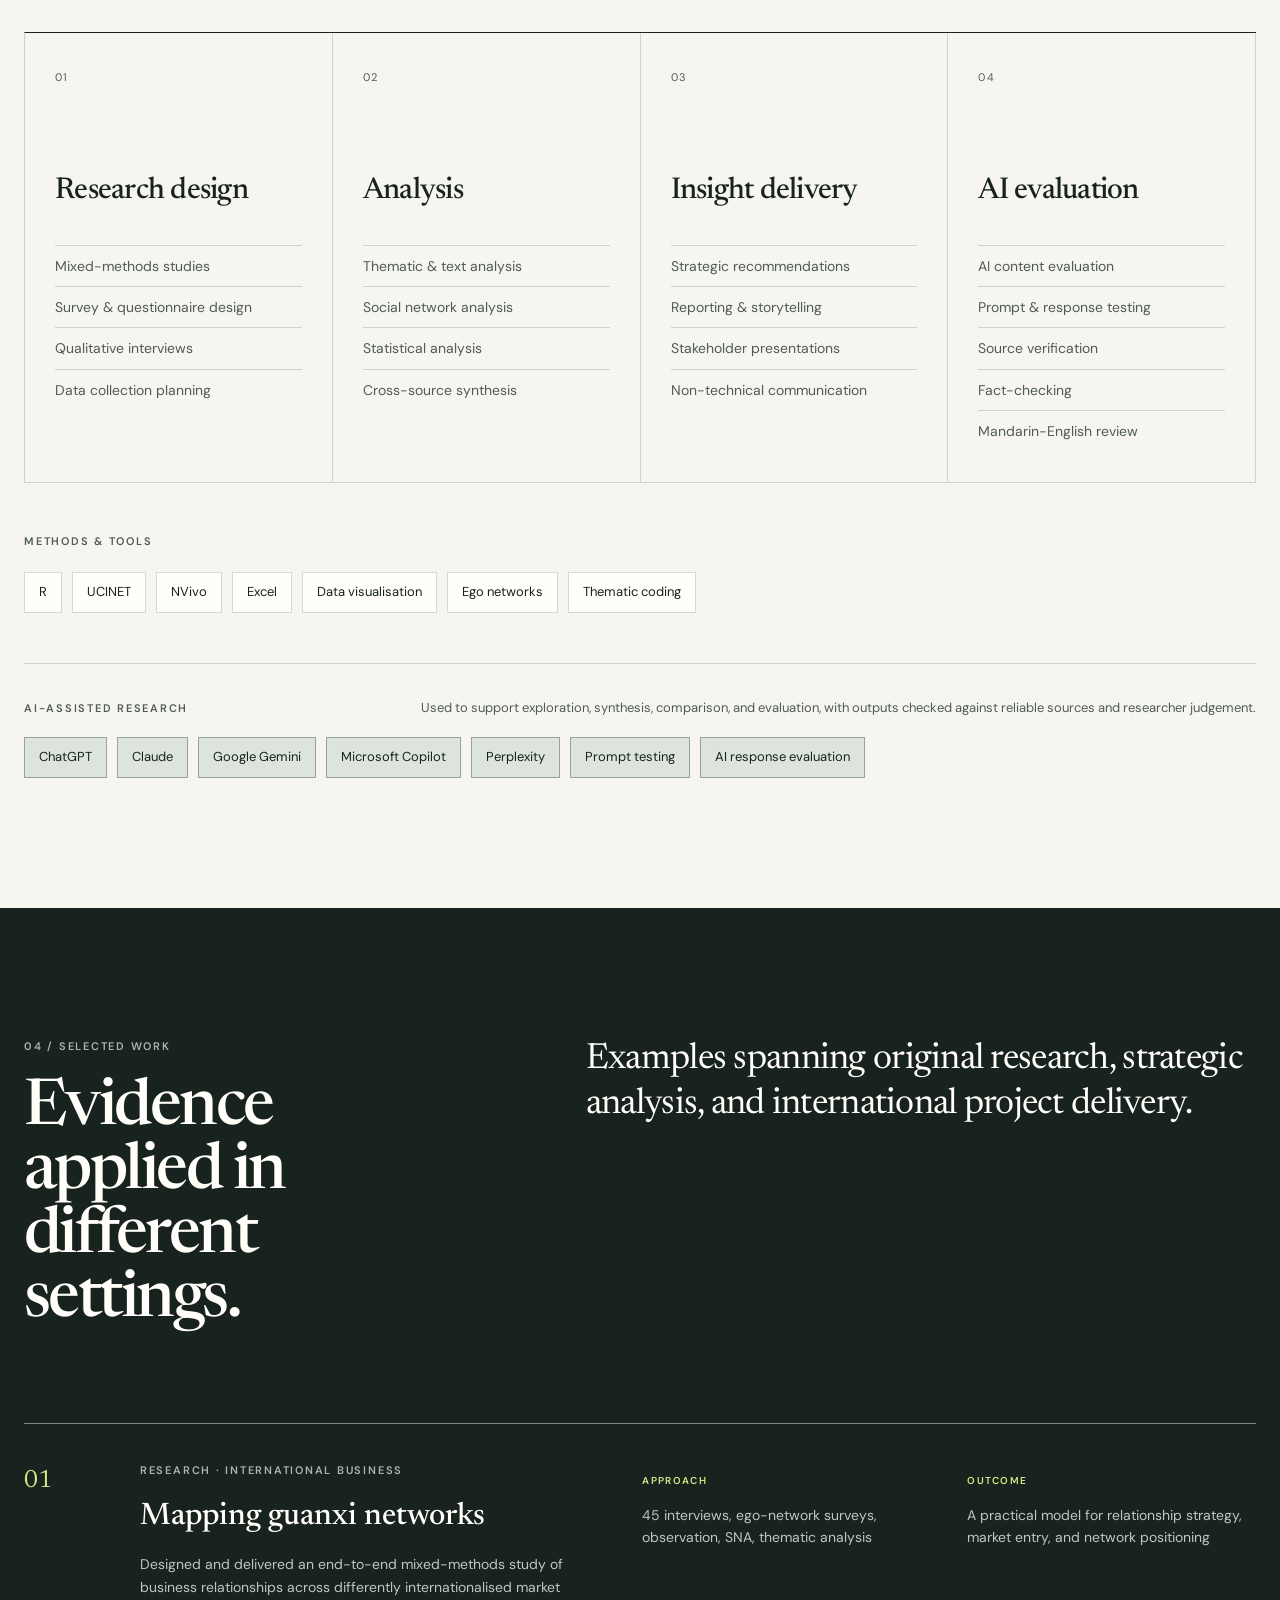
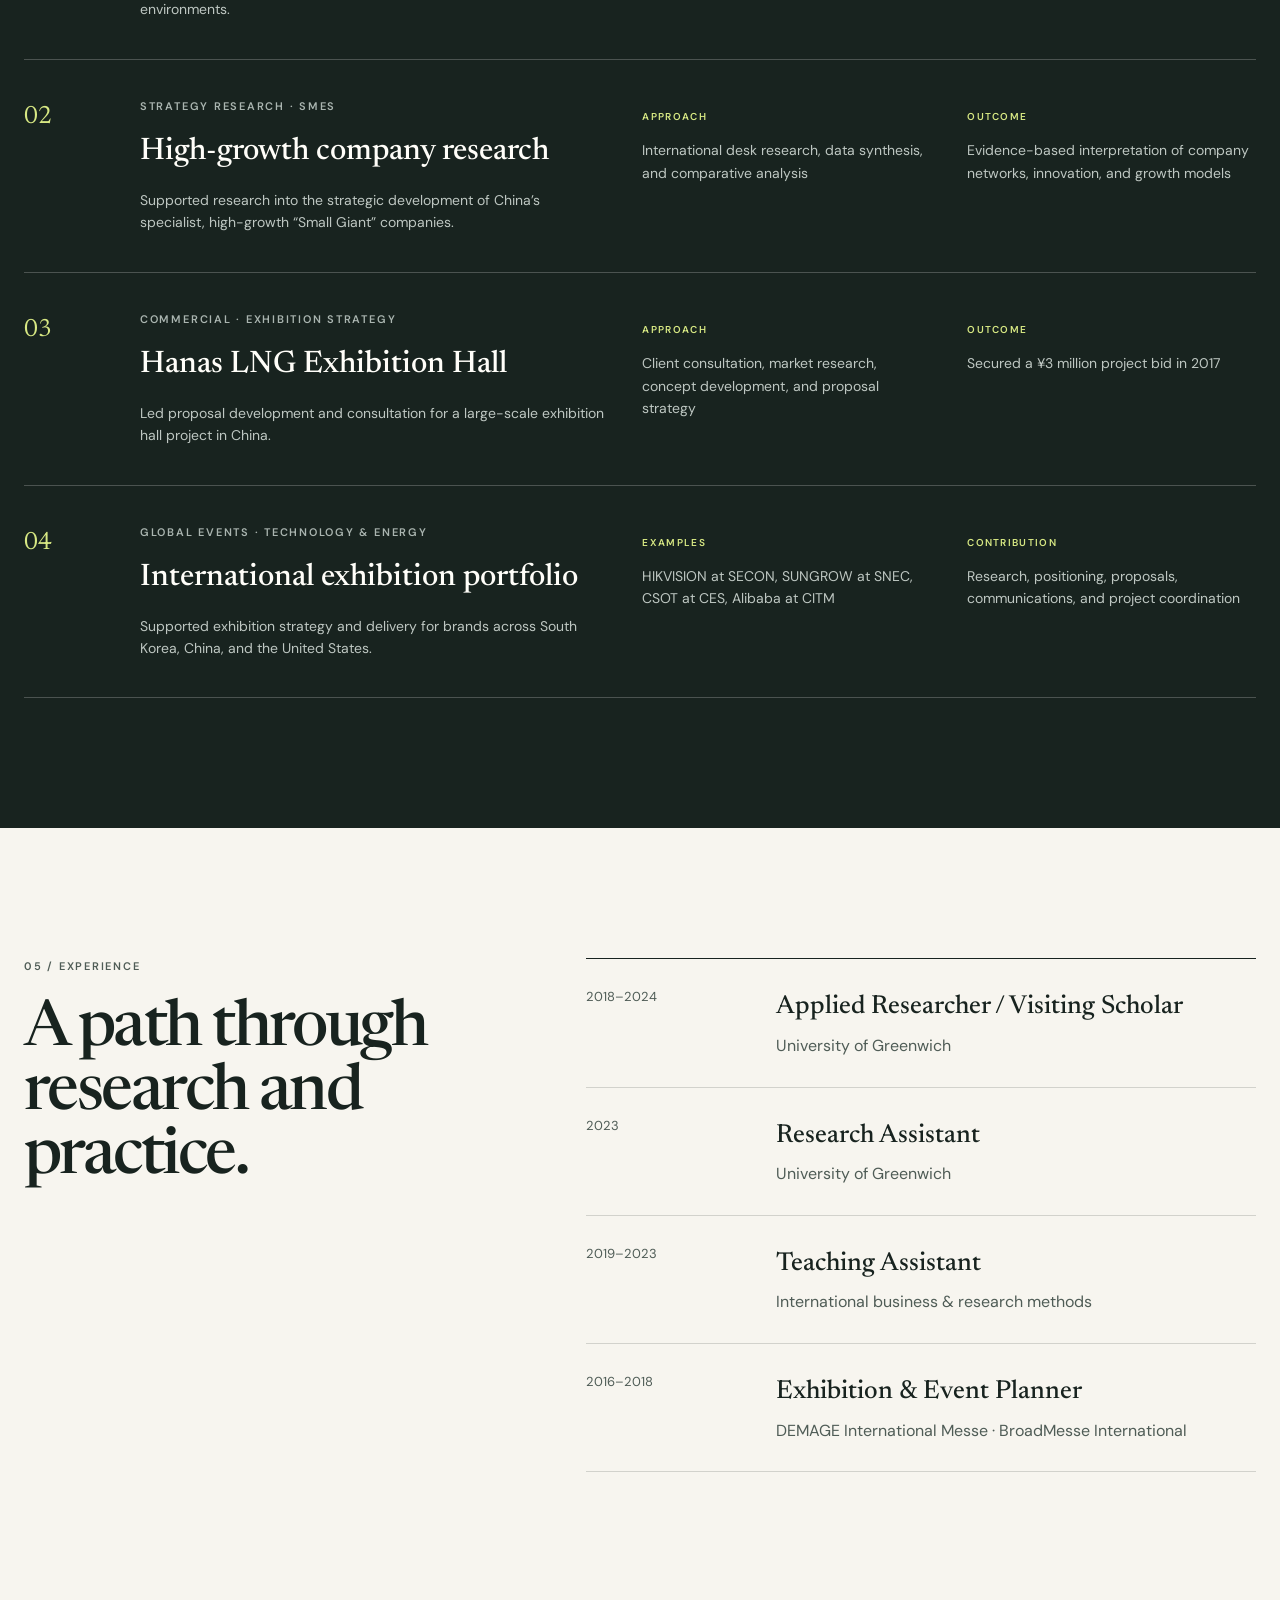
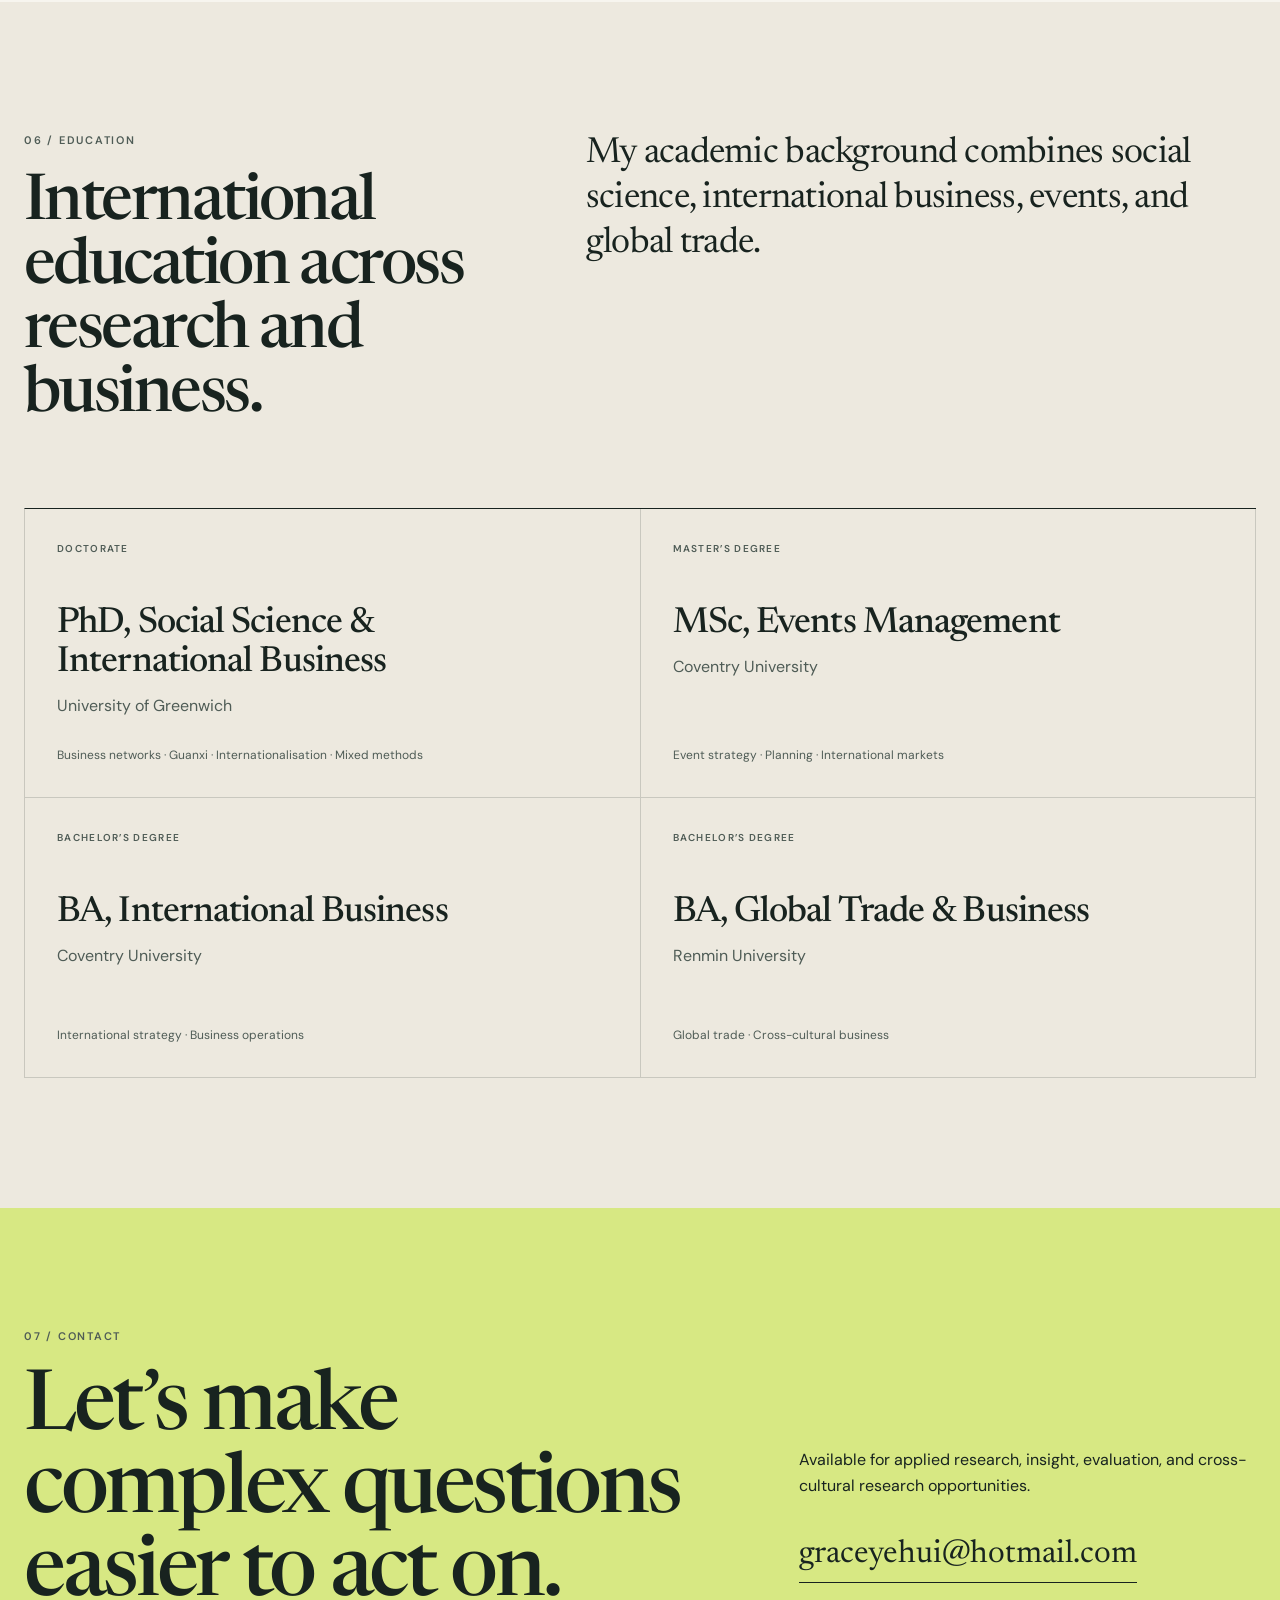
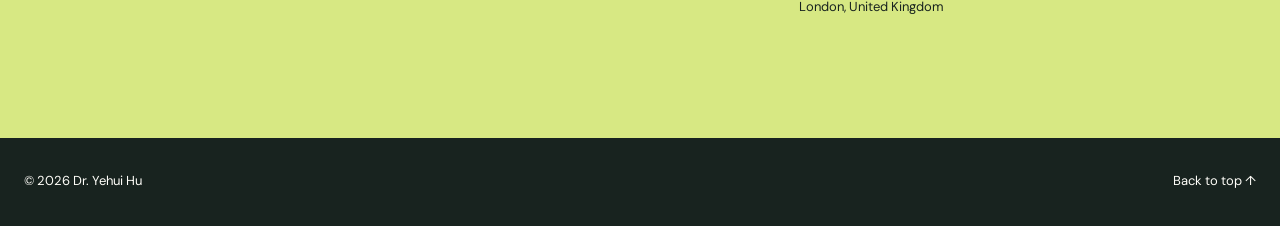
<file: yehui-hu.html>
<!doctype html>
<html lang="en">
  <head>
    <meta charset="UTF-8" />
    <meta name="viewport" content="width=device-width, initial-scale=1.0" />
    <meta http-equiv="refresh" content="0; url=./" />
    <link rel="canonical" href="https://gracehuyehui-sys.github.io/yehui-hu-profile/" />
    <title>Dr. Yehui Hu | Applied Research & Insights</title>
    <script>
      window.location.replace("./");
    </script>
  </head>
  <body>
    <p><a href="./">Open Dr. Yehui Hu’s profile website</a></p>
  </body>
</html>
</file>
<file: styles.css>
:root {
  --ink: #18231f;
  --ink-soft: #4f5c56;
  --paper: #f7f5ef;
  --paper-deep: #ede9df;
  --white: #fffef9;
  --sage: #91a394;
  --sage-light: #dce4dc;
  --acid: #d7e883;
  --line: rgba(24, 35, 31, 0.17);
  --serif: "Newsreader", Georgia, serif;
  --sans: "DM Sans", Arial, sans-serif;
  --shell: min(1240px, calc(100% - 48px));
}

* {
  box-sizing: border-box;
}

html {
  scroll-behavior: smooth;
}

body {
  margin: 0;
  background: var(--paper);
  color: var(--ink);
  font-family: var(--sans);
  font-size: 16px;
  line-height: 1.6;
  text-rendering: optimizeLegibility;
}

body.menu-open {
  overflow: hidden;
}

a {
  color: inherit;
}

button,
a {
  -webkit-tap-highlight-color: transparent;
}

.skip-link {
  position: fixed;
  z-index: 100;
  top: 8px;
  left: 8px;
  padding: 10px 14px;
  background: var(--ink);
  color: var(--white);
  transform: translateY(-150%);
}

.skip-link:focus {
  transform: translateY(0);
}

.sr-only {
  position: absolute;
  width: 1px;
  height: 1px;
  padding: 0;
  margin: -1px;
  overflow: hidden;
  clip: rect(0, 0, 0, 0);
  white-space: nowrap;
  border: 0;
}

.shell {
  width: var(--shell);
  margin-inline: auto;
}

.site-header {
  position: fixed;
  z-index: 50;
  top: 0;
  right: 0;
  left: 0;
  border-bottom: 1px solid transparent;
  background: rgba(247, 245, 239, 0.88);
  backdrop-filter: blur(18px);
  transition: border-color 180ms ease;
}

.site-header.scrolled {
  border-color: var(--line);
}

.header-inner {
  min-height: 76px;
  display: flex;
  align-items: center;
  justify-content: space-between;
}

.identity {
  display: inline-flex;
  align-items: center;
  gap: 12px;
  text-decoration: none;
}

.identity-mark {
  width: 35px;
  height: 35px;
  display: grid;
  place-items: center;
  border: 1px solid var(--ink);
  font-size: 11px;
  letter-spacing: 0.08em;
}

.identity-text {
  display: flex;
  flex-direction: column;
  line-height: 1.15;
}

.identity-name {
  font-size: 14px;
  font-weight: 600;
  letter-spacing: -0.02em;
}

.identity-role {
  margin-top: 3px;
  color: var(--ink-soft);
  font-size: 9px;
  letter-spacing: 0.1em;
  text-transform: uppercase;
}

.site-nav {
  display: flex;
  align-items: center;
  gap: 24px;
}

.site-nav a {
  position: relative;
  font-size: 14px;
  font-weight: 500;
  text-decoration: none;
}

.site-nav a:not(.nav-contact)::after {
  content: "";
  position: absolute;
  right: 0;
  bottom: -6px;
  left: 0;
  height: 1px;
  background: var(--ink);
  transform: scaleX(0);
  transform-origin: right;
  transition: transform 180ms ease;
}

.site-nav a:hover::after,
.site-nav a:focus-visible::after {
  transform: scaleX(1);
  transform-origin: left;
}

.nav-contact {
  padding: 10px 18px;
  border: 1px solid var(--ink);
  transition:
    color 180ms ease,
    background 180ms ease;
}

.nav-contact:hover,
.nav-contact:focus-visible {
  background: var(--ink);
  color: var(--white);
}

.menu-toggle {
  display: none;
}

.hero {
  min-height: 760px;
  padding: 150px 0 80px;
  display: flex;
  align-items: center;
}

.hero-grid {
  display: grid;
  grid-template-columns: 1.16fr 0.84fr;
  align-items: center;
  gap: clamp(40px, 7vw, 110px);
}

.eyebrow,
.section-number,
.micro-label {
  margin: 0 0 22px;
  color: var(--ink-soft);
  font-size: 11px;
  font-weight: 600;
  letter-spacing: 0.16em;
  text-transform: uppercase;
}

.hero h1,
.hero h2 {
  max-width: 780px;
  margin: 0;
  font-family: var(--serif);
  font-weight: 500;
}

.hero h1 {
  font-size: clamp(48px, 5.4vw, 74px);
  letter-spacing: -0.045em;
  line-height: 1;
}

.hero-title {
  margin: 10px 0 38px;
  color: var(--ink-soft);
  font-size: 13px;
  font-weight: 600;
  letter-spacing: 0.14em;
  text-transform: uppercase;
}

.hero h2 {
  font-size: clamp(46px, 5.8vw, 78px);
  letter-spacing: -0.05em;
  line-height: 0.96;
}

.hero-intro {
  max-width: 640px;
  margin: 34px 0 0;
  color: var(--ink-soft);
  font-size: clamp(18px, 2vw, 22px);
  line-height: 1.55;
}

.hero-actions {
  margin-top: 38px;
  display: flex;
  flex-wrap: wrap;
  gap: 12px;
}

.button {
  min-height: 52px;
  padding: 13px 22px;
  display: inline-flex;
  align-items: center;
  justify-content: center;
  gap: 22px;
  border: 1px solid var(--ink);
  font-size: 14px;
  font-weight: 600;
  text-decoration: none;
  transition:
    transform 180ms ease,
    background 180ms ease,
    color 180ms ease;
}

.button:hover,
.button:focus-visible {
  transform: translateY(-2px);
}

.button-primary {
  background: var(--ink);
  color: var(--white);
}

.button-primary:hover,
.button-primary:focus-visible {
  background: #2b3a34;
}

.button-secondary:hover,
.button-secondary:focus-visible {
  background: var(--white);
}

.button-contact {
  border-color: var(--acid);
  background: var(--acid);
}

.button-contact:hover,
.button-contact:focus-visible {
  background: #c8dc69;
}

.hero-visual {
  position: relative;
  margin: 0;
}

.portrait-frame {
  position: relative;
  aspect-ratio: 1;
  border: 1px solid var(--line);
  overflow: hidden;
  background: var(--paper-deep);
}

.portrait-frame::after {
  content: "";
  position: absolute;
  inset: 0;
  background: linear-gradient(180deg, transparent 72%, rgba(24, 35, 31, 0.16));
  pointer-events: none;
}

.portrait-frame img {
  width: 100%;
  height: 100%;
  display: block;
  object-fit: cover;
  object-position: center 38%;
}

.portrait-index {
  position: absolute;
  z-index: 2;
  right: 16px;
  bottom: 13px;
  color: var(--white);
  font-size: 10px;
  font-weight: 600;
  letter-spacing: 0.14em;
}

.portrait-network {
  position: absolute;
  right: -34px;
  bottom: -36px;
  z-index: 3;
  width: 168px;
  height: 168px;
  border: 1px solid var(--ink);
  border-radius: 50%;
  background: rgba(247, 245, 239, 0.94);
  backdrop-filter: blur(8px);
}

.portrait-network::before,
.portrait-network::after {
  content: "";
  position: absolute;
  border: 1px solid rgba(24, 35, 31, 0.1);
  border-radius: 50%;
}

.portrait-network::before {
  inset: 16%;
}

.portrait-network::after {
  inset: 33%;
}

.portrait-network svg {
  position: relative;
  z-index: 1;
  width: 100%;
  height: 100%;
  padding: 17px;
}

.network-lines {
  fill: none;
  stroke: var(--sage);
  stroke-width: 1.25;
  stroke-dasharray: 4 7;
}

.network-nodes circle {
  fill: var(--ink);
}

.network-nodes .node-main {
  fill: var(--acid);
  stroke: var(--ink);
  stroke-width: 1.5;
}

.hero-visual figcaption {
  margin-top: 13px;
  color: var(--ink-soft);
  font-size: 11px;
  letter-spacing: 0.12em;
  text-transform: uppercase;
}

.contents-section {
  padding: 100px 0;
  border-top: 1px solid var(--line);
  scroll-margin-top: 74px;
}

.contents-header {
  display: grid;
  grid-template-columns: 0.35fr 0.65fr 1fr;
  align-items: baseline;
  gap: 30px;
  padding-bottom: 28px;
  border-bottom: 1px solid var(--ink);
}

.contents-header .section-number,
.contents-header p {
  margin: 0;
}

.contents-header h2 {
  margin: 0;
  font-family: var(--serif);
  font-size: 46px;
  font-weight: 500;
  letter-spacing: -0.04em;
}

.contents-header > p:last-child {
  color: var(--ink-soft);
  font-size: 14px;
}

.contents-list {
  display: grid;
  grid-template-columns: repeat(2, 1fr);
}

.contents-list a {
  min-height: 112px;
  padding: 24px 20px 24px 0;
  display: grid;
  grid-template-columns: 50px 0.72fr 1fr 24px;
  align-items: center;
  gap: 16px;
  border-bottom: 1px solid var(--line);
  text-decoration: none;
  transition:
    padding 180ms ease,
    background 180ms ease;
}

.contents-list a:nth-child(odd) {
  padding-right: 28px;
  border-right: 1px solid var(--line);
}

.contents-list a:nth-child(even) {
  padding-left: 28px;
}

.contents-list a:hover,
.contents-list a:focus-visible {
  padding-left: 16px;
  background: var(--white);
}

.contents-list span,
.contents-list small {
  color: var(--ink-soft);
}

.contents-list span {
  font-size: 11px;
  letter-spacing: 0.12em;
}

.contents-list strong {
  font-family: var(--serif);
  font-size: 22px;
  font-weight: 500;
}

.contents-list small {
  font-size: 12px;
  line-height: 1.45;
}

.contents-list b {
  font-size: 17px;
  font-weight: 400;
}

.signal-bar {
  border-top: 1px solid var(--line);
  border-bottom: 1px solid var(--line);
}

.signal-grid {
  display: grid;
  grid-template-columns: repeat(4, 1fr);
}

.signal-grid > div {
  min-height: 130px;
  padding: 26px;
  display: flex;
  flex-direction: column;
  justify-content: center;
  border-right: 1px solid var(--line);
}

.signal-grid > div:first-child {
  border-left: 1px solid var(--line);
}

.signal-grid strong {
  font-family: var(--serif);
  font-size: 38px;
  font-weight: 500;
  line-height: 1;
}

.signal-grid span {
  margin-top: 10px;
  color: var(--ink-soft);
  font-size: 13px;
}

.section {
  padding: 130px 0;
  scroll-margin-top: 74px;
}

.section-grid {
  display: grid;
  grid-template-columns: 0.8fr 1.2fr;
  gap: clamp(50px, 9vw, 150px);
}

.section-heading h2,
.contact-copy h2 {
  max-width: 540px;
  margin: 0;
  font-family: var(--serif);
  font-size: clamp(42px, 5vw, 67px);
  font-weight: 500;
  letter-spacing: -0.04em;
  line-height: 1;
}

.section-content {
  max-width: 710px;
}

.section-content p,
.about-copy > p {
  color: var(--ink-soft);
}

.section-content .lead,
.about-copy .lead {
  margin-top: 0;
  color: var(--ink);
  font-family: var(--serif);
  font-size: clamp(26px, 3vw, 36px);
  letter-spacing: -0.02em;
  line-height: 1.25;
}

.about-copy > p:not(.lead) {
  max-width: 650px;
  font-size: 17px;
}

.principles {
  margin-top: 58px;
  display: grid;
  grid-template-columns: repeat(3, 1fr);
  border-top: 1px solid var(--line);
}

.principles > div {
  padding: 24px 24px 0 0;
}

.principles span,
.card-number {
  color: var(--ink-soft);
  font-size: 11px;
  letter-spacing: 0.12em;
}

.principles h3 {
  margin: 28px 0 8px;
  font-family: var(--serif);
  font-size: 25px;
  font-weight: 500;
}

.principles p {
  margin: 0;
  color: var(--ink-soft);
  font-size: 14px;
}

.section-tinted {
  background: var(--paper-deep);
}

.research-feature {
  margin-top: 90px;
  display: grid;
  grid-template-columns: 0.7fr 1.3fr;
  border-top: 1px solid var(--ink);
  border-bottom: 1px solid var(--ink);
}

.research-meta {
  padding: 38px 40px 38px 0;
  display: flex;
  flex-direction: column;
  gap: 12px;
  border-right: 1px solid var(--line);
}

.research-meta p {
  margin: 0 0 20px;
  font-size: 12px;
  font-weight: 600;
  letter-spacing: 0.14em;
  text-transform: uppercase;
}

.research-meta span {
  color: var(--ink-soft);
  font-size: 14px;
}

.research-body {
  padding: 48px 0 48px 60px;
}

.research-body h3 {
  max-width: 800px;
  margin: 0;
  font-family: var(--serif);
  font-size: clamp(34px, 4.2vw, 55px);
  font-weight: 500;
  letter-spacing: -0.035em;
  line-height: 1.05;
}

.research-body h3 em {
  color: var(--ink-soft);
  font-weight: 500;
}

.research-body > p {
  max-width: 730px;
  margin: 30px 0 0;
  color: var(--ink-soft);
  font-size: 17px;
}

.research-findings {
  margin-top: 50px;
  display: grid;
  grid-template-columns: repeat(3, 1fr);
  gap: 28px;
}

.research-findings > div {
  padding-top: 17px;
  border-top: 1px solid var(--line);
}

.research-findings span {
  font-size: 10px;
  font-weight: 600;
  letter-spacing: 0.13em;
  text-transform: uppercase;
}

.research-findings p {
  margin: 14px 0 0;
  font-size: 14px;
}

.conference-communication {
  margin-top: 48px;
  padding-top: 38px;
  display: grid;
  grid-template-columns: 1fr 1fr;
  gap: clamp(50px, 8vw, 120px);
  border-top: 1px solid var(--ink);
}

.conference-intro .micro-label {
  margin-bottom: 12px;
}

.conference-intro h3 {
  margin: 0;
  font-family: var(--serif);
  font-size: clamp(27px, 3vw, 38px);
  font-weight: 500;
  letter-spacing: -0.025em;
  line-height: 1.1;
}

.conference-intro > p:last-child {
  margin: 20px 0 0;
  color: var(--ink-soft);
  font-size: 15px;
}

.conference-list {
  border-top: 1px solid var(--line);
}

.conference-list > div {
  padding: 17px 0;
  display: grid;
  grid-template-columns: 120px 1fr;
  gap: 24px;
  border-bottom: 1px solid var(--line);
}

.conference-list span {
  color: var(--ink-soft);
  font-size: 10px;
  font-weight: 600;
  letter-spacing: 0.1em;
  text-transform: uppercase;
}

.conference-list p {
  margin: 0;
  font-size: 14px;
}

.capability-grid {
  margin-top: 90px;
  display: grid;
  grid-template-columns: repeat(4, 1fr);
  border-top: 1px solid var(--ink);
  border-left: 1px solid var(--line);
}

.capability-card {
  min-height: 380px;
  padding: 30px;
  border-right: 1px solid var(--line);
  border-bottom: 1px solid var(--line);
}

.capability-card h3 {
  margin: 78px 0 30px;
  font-family: var(--serif);
  font-size: 30px;
  font-weight: 500;
  letter-spacing: -0.025em;
}

.capability-card ul {
  margin: 0;
  padding: 0;
  list-style: none;
}

.capability-card li {
  padding: 9px 0;
  border-top: 1px solid var(--line);
  color: var(--ink-soft);
  font-size: 14px;
}

.toolkit {
  margin-top: 50px;
}

.toolkit-heading {
  display: flex;
  align-items: baseline;
  justify-content: space-between;
  gap: 30px;
}

.toolkit-heading .micro-label {
  margin-bottom: 18px;
}

.toolkit-heading > p:last-child {
  margin: 0 0 18px;
  color: var(--ink-soft);
  font-size: 13px;
}

.tool-list {
  display: flex;
  flex-wrap: wrap;
  gap: 10px;
}

.tool-list span {
  padding: 9px 14px;
  border: 1px solid var(--line);
  background: var(--white);
  font-size: 13px;
}

.ai-toolkit {
  padding-top: 34px;
  border-top: 1px solid var(--line);
}

.ai-tool-list span {
  border-color: rgba(24, 35, 31, 0.35);
  background: var(--sage-light);
}

.section-dark {
  background: var(--ink);
  color: var(--white);
}

.section-dark .section-number,
.section-dark .section-content p,
.section-dark .micro-label {
  color: #aab5b0;
}

.section-dark .section-content .lead {
  color: var(--white);
}

.project-list {
  margin-top: 90px;
  border-top: 1px solid rgba(255, 255, 255, 0.45);
}

.project {
  padding: 38px 0;
  display: grid;
  grid-template-columns: 0.18fr 1.05fr 0.65fr 0.65fr;
  gap: 36px;
  border-bottom: 1px solid rgba(255, 255, 255, 0.22);
}

.project-index {
  color: var(--acid);
  font-family: var(--serif);
  font-size: 25px;
}

.project-summary .micro-label {
  margin-bottom: 12px;
}

.project-summary h3 {
  margin: 0;
  font-family: var(--serif);
  font-size: 31px;
  font-weight: 500;
}

.project-summary > p:last-child,
.project-detail p {
  margin: 12px 0 0;
  color: #bec7c2;
  font-size: 14px;
}

.project-detail {
  padding-top: 4px;
}

.project-detail span {
  color: var(--acid);
  font-size: 10px;
  font-weight: 600;
  letter-spacing: 0.13em;
  text-transform: uppercase;
}

.timeline {
  border-top: 1px solid var(--ink);
}

.timeline article {
  padding: 28px 0;
  display: grid;
  grid-template-columns: 155px 1fr;
  gap: 35px;
  border-bottom: 1px solid var(--line);
}

.timeline-date {
  color: var(--ink-soft);
  font-size: 13px;
}

.timeline h3 {
  margin: 0;
  font-family: var(--serif);
  font-size: 26px;
  font-weight: 500;
}

.timeline p {
  margin: 4px 0 0;
  color: var(--ink-soft);
}

.education-section {
  background: var(--paper-deep);
}

.education-grid {
  margin-top: 80px;
  display: grid;
  grid-template-columns: repeat(2, 1fr);
  border-top: 1px solid var(--ink);
  border-left: 1px solid var(--line);
}

.education-card {
  min-height: 280px;
  padding: 32px;
  display: flex;
  flex-direction: column;
  border-right: 1px solid var(--line);
  border-bottom: 1px solid var(--line);
}

.education-level {
  color: var(--ink-soft);
  font-size: 10px;
  font-weight: 600;
  letter-spacing: 0.13em;
  text-transform: uppercase;
}

.education-card h3 {
  max-width: 460px;
  margin: 48px 0 10px;
  font-family: var(--serif);
  font-size: clamp(26px, 3vw, 36px);
  font-weight: 500;
  letter-spacing: -0.025em;
  line-height: 1.08;
}

.education-card p {
  margin: 0;
  color: var(--ink-soft);
}

.education-card small {
  margin-top: auto;
  padding-top: 28px;
  color: var(--ink-soft);
  font-size: 12px;
}

.contact-section {
  padding: 120px 0;
  background: var(--acid);
  scroll-margin-top: 74px;
}

.contact-grid {
  display: grid;
  grid-template-columns: 1.2fr 0.8fr;
  align-items: end;
  gap: 90px;
}

.contact-copy h2 {
  max-width: 750px;
  font-size: clamp(48px, 6.5vw, 86px);
}

.contact-details {
  display: flex;
  flex-direction: column;
  align-items: flex-start;
}

.contact-details p {
  max-width: 450px;
  margin: 0 0 30px;
}

.contact-details a {
  padding-bottom: 2px;
  border-bottom: 1px solid var(--ink);
  font-family: var(--serif);
  font-size: clamp(23px, 2.5vw, 32px);
  text-decoration: none;
}

.contact-details span {
  margin-top: 14px;
  font-size: 13px;
}

.site-footer {
  background: var(--ink);
  color: var(--white);
}

.footer-inner {
  min-height: 88px;
  display: flex;
  align-items: center;
  justify-content: space-between;
  font-size: 13px;
}

.footer-inner a {
  text-decoration: none;
}

.reveal {
  opacity: 1;
  transform: none;
}

.js .reveal {
  opacity: 0;
  transform: translateY(24px);
  transition:
    opacity 650ms ease,
    transform 650ms ease;
}

.js .reveal.visible {
  opacity: 1;
  transform: translateY(0);
}

@media (prefers-reduced-motion: reduce) {
  html {
    scroll-behavior: auto;
  }

  .reveal {
    opacity: 1;
    transform: none;
    transition: none;
  }

  *,
  *::before,
  *::after {
    animation-duration: 0.01ms !important;
    animation-iteration-count: 1 !important;
    scroll-behavior: auto !important;
  }
}

@media (max-width: 980px) {
  :root {
    --shell: min(100% - 36px, 760px);
  }

  .menu-toggle {
    position: relative;
    z-index: 60;
    width: 42px;
    height: 42px;
    padding: 0;
    display: grid;
    place-content: center;
    gap: 6px;
    border: 1px solid var(--ink);
    background: transparent;
  }

  .menu-toggle span:not(.sr-only) {
    width: 17px;
    height: 1px;
    display: block;
    background: var(--ink);
    transition: transform 180ms ease;
  }

  .menu-toggle[aria-expanded="true"] span:nth-last-child(2) {
    transform: translateY(3.5px) rotate(45deg);
  }

  .menu-toggle[aria-expanded="true"] span:last-child {
    transform: translateY(-3.5px) rotate(-45deg);
  }

  .site-nav {
    position: fixed;
    inset: 0;
    padding: 120px 36px 50px;
    display: flex;
    flex-direction: column;
    align-items: flex-start;
    gap: 20px;
    background: var(--paper);
    opacity: 0;
    pointer-events: none;
    transform: translateY(-12px);
    transition:
      opacity 180ms ease,
      transform 180ms ease;
  }

  .site-nav.open {
    opacity: 1;
    pointer-events: auto;
    transform: translateY(0);
  }

  .site-nav a {
    font-family: var(--serif);
    font-size: 36px;
  }

  .site-nav .nav-contact {
    margin-top: 15px;
    font-family: var(--sans);
    font-size: 15px;
  }

  .hero {
    padding-top: 130px;
  }

  .hero-grid,
  .section-grid,
  .contact-grid {
    grid-template-columns: 1fr;
  }

  .contents-header {
    grid-template-columns: 0.4fr 0.6fr;
  }

  .contents-header > p:last-child {
    grid-column: 2;
  }

  .contents-list a {
    grid-template-columns: 40px 1fr 22px;
  }

  .contents-list small {
    display: none;
  }

  .hero-visual {
    width: min(590px, 92%);
    margin: 30px auto 0;
  }

  .signal-grid {
    grid-template-columns: repeat(2, 1fr);
  }

  .signal-grid > div:nth-child(3) {
    border-left: 1px solid var(--line);
  }

  .section {
    padding: 100px 0;
  }

  .section-grid {
    gap: 50px;
  }

  .research-feature {
    grid-template-columns: 1fr;
  }

  .research-meta {
    padding-right: 0;
    display: grid;
    grid-template-columns: repeat(3, 1fr);
    border-right: 0;
    border-bottom: 1px solid var(--line);
  }

  .research-meta p {
    grid-column: 1 / -1;
  }

  .research-body {
    padding-left: 0;
  }

  .capability-grid {
    grid-template-columns: repeat(2, 1fr);
  }

  .project {
    grid-template-columns: 70px 1fr 1fr;
  }

  .project-summary {
    grid-column: 2 / -1;
  }

  .project-detail:first-of-type {
    grid-column: 2;
  }

  .contact-grid {
    gap: 60px;
  }

  .education-grid {
    margin-top: 60px;
  }
}

@media (max-width: 620px) {
  :root {
    --shell: calc(100% - 28px);
  }

  .header-inner {
    min-height: 66px;
  }

  .identity-text {
    display: none;
  }

  .hero {
    min-height: auto;
    padding: 116px 0 80px;
  }

  .hero h1 {
    font-size: 48px;
  }

  .hero-title {
    margin-bottom: 30px;
    font-size: 11px;
  }

  .hero h2 {
    font-size: clamp(46px, 14vw, 64px);
  }

  .hero-intro {
    font-size: 18px;
  }

  .hero-actions {
    align-items: stretch;
    flex-direction: column;
  }

  .button {
    justify-content: space-between;
  }

  .hero-visual {
    width: 100%;
    margin-top: 35px;
  }

  .contents-section {
    padding: 76px 0;
  }

  .contents-header {
    grid-template-columns: 1fr;
    gap: 8px;
  }

  .contents-header > p:last-child {
    grid-column: auto;
    margin-top: 8px;
  }

  .contents-list {
    grid-template-columns: 1fr;
  }

  .contents-list a,
  .contents-list a:nth-child(odd),
  .contents-list a:nth-child(even) {
    min-height: 88px;
    padding: 20px 0;
    border-right: 0;
  }

  .contents-list a:hover,
  .contents-list a:focus-visible {
    padding-left: 12px;
  }

  .toolkit-heading {
    align-items: flex-start;
    flex-direction: column;
    gap: 0;
  }

  .toolkit-heading > p:last-child {
    margin-top: -6px;
  }

  .portrait-network {
    right: -4px;
    bottom: -28px;
    width: 126px;
    height: 126px;
  }

  .hero-visual figcaption {
    margin-top: 10px;
  }

  .signal-grid > div {
    min-height: 116px;
    padding: 18px;
  }

  .signal-grid strong {
    font-size: 31px;
  }

  .section {
    padding: 82px 0;
  }

  .section-heading h2,
  .contact-copy h2 {
    font-size: 43px;
  }

  .principles,
  .research-findings,
  .capability-grid,
  .education-grid {
    grid-template-columns: 1fr;
  }

  .principles > div {
    padding-bottom: 24px;
    border-bottom: 1px solid var(--line);
  }

  .research-feature,
  .capability-grid,
  .project-list {
    margin-top: 60px;
  }

  .research-meta {
    grid-template-columns: 1fr;
  }

  .research-body {
    padding: 38px 0;
  }

  .research-findings {
    gap: 22px;
  }

  .conference-communication {
    grid-template-columns: 1fr;
    gap: 38px;
  }

  .conference-list > div {
    grid-template-columns: 100px 1fr;
  }

  .capability-card {
    min-height: auto;
  }

  .education-card {
    min-height: 250px;
  }

  .capability-card h3 {
    margin-top: 48px;
  }

  .project {
    grid-template-columns: 42px 1fr;
    gap: 20px;
  }

  .project-summary,
  .project-detail:first-of-type,
  .project-detail {
    grid-column: 2;
  }

  .timeline article {
    grid-template-columns: 1fr;
    gap: 7px;
  }

  .contact-section {
    padding: 82px 0;
  }

  .contact-details a {
    font-size: 22px;
  }
}
</file>
